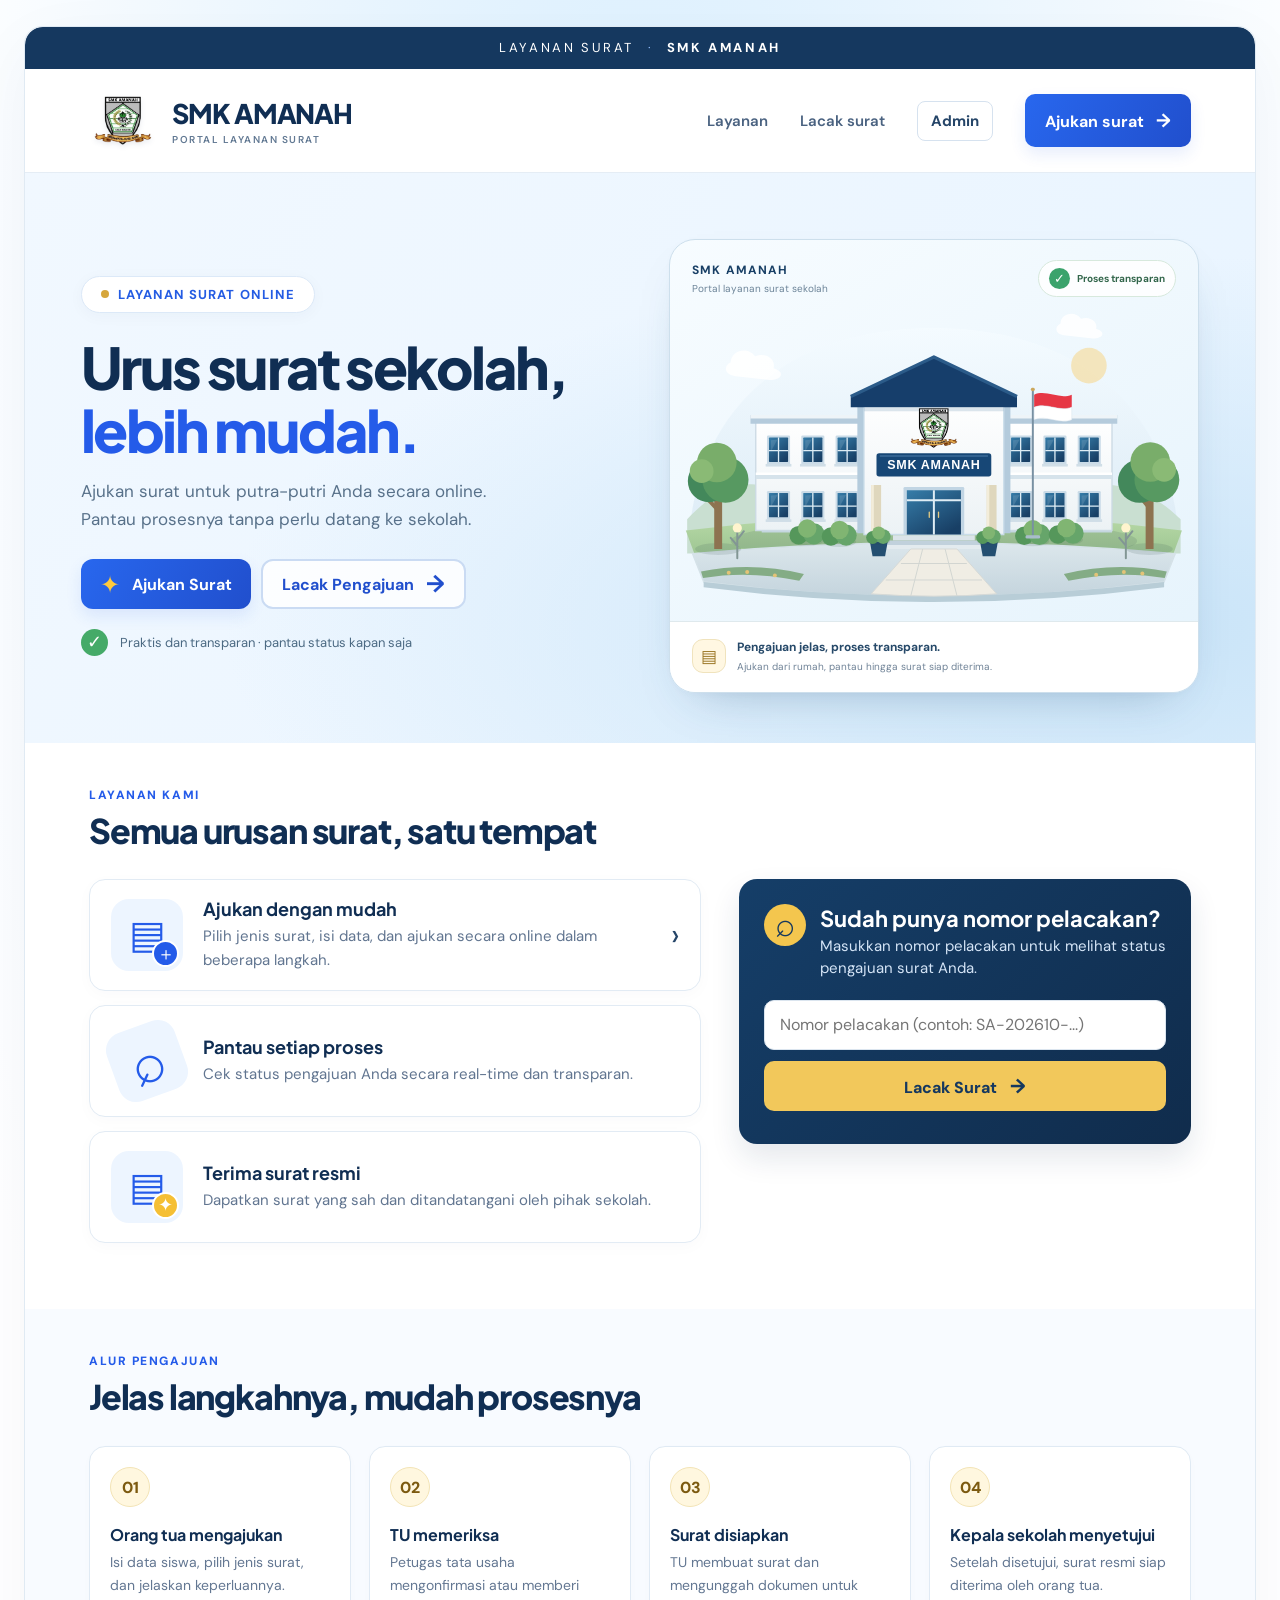
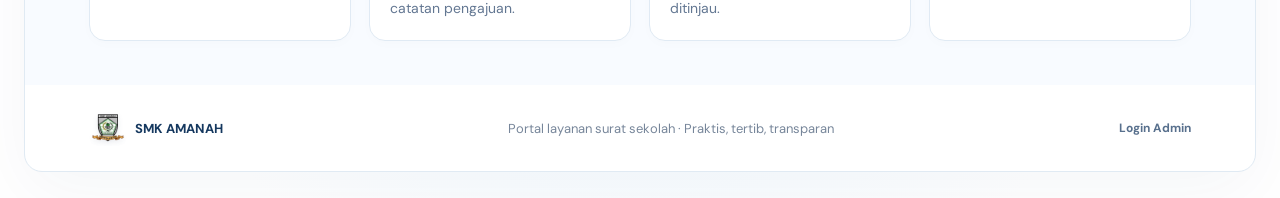
<file: index.html>
<!doctype html>
<html lang="id">
<head>
  <meta charset="utf-8">
  <meta name="viewport" content="width=device-width, initial-scale=1">
  <meta name="theme-color" content="#eef7ff">
  <meta name="description" content="Ajukan dan lacak surat sekolah SMK Amanah secara online.">
  <title>Layanan Surat — SMK Amanah</title>
  <link rel="preconnect" href="https://fonts.googleapis.com">
  <link rel="preconnect" href="https://fonts.gstatic.com" crossorigin>
  <link href="https://fonts.googleapis.com/css2?family=DM+Sans:wght@400;500;600;700&family=Plus+Jakarta+Sans:wght@500;600;700;800&display=swap" rel="stylesheet">
  <link rel="stylesheet" href="styles.css">
  <link rel="stylesheet" href="desktop.css">
  <link rel="stylesheet" href="motion.css?v=20261020-hover1">
  <link rel="stylesheet" href="branding.css">
  <link rel="stylesheet" href="ui.css">
  <link rel="stylesheet" href="campus.css">
  <link rel="stylesheet" href="home-tracking.css?v=20261022-1">
  <script>try{if(sessionStorage.getItem('amanah_brand_intro_v2'))document.documentElement.classList.add('school-intro-skip');else sessionStorage.setItem('amanah_brand_intro_v2','1')}catch(e){}</script>
  <link rel="stylesheet" href="site-loader.css?v=20261019-2">
  <link rel="preload" as="image" href="assets/logo-smk-amanah.png">
  <script src="site-loader.js?v=20261019-2" defer></script>
</head>
<body>
  <div class="school-intro" aria-hidden="true">
    <div class="school-intro-inner">
      <span class="school-intro-kicker">Selamat datang di</span>
      <div class="school-intro-mark"><img src="assets/logo-smk-amanah.png" alt="" width="202" height="202" loading="eager" fetchpriority="high"></div>
      <p class="school-intro-title">SMK AMANAH</p>
      <p class="school-intro-subtitle">PORTAL LAYANAN SURAT</p>
      <div class="school-intro-track"></div>
      <p class="school-intro-caption">Pelayanan mudah, proses transparan.</p>
    </div>
  </div>
  <div class="site-wrap">
    <div class="ribbon">LAYANAN SURAT <span>·</span> <b>SMK AMANAH</b></div>
    <header class="site-header">
      <a class="brand" href="#beranda" aria-label="SMK Amanah, beranda"><span class="school-logo"><img src="assets/logo-smk-amanah.png" alt="Logo SMK Amanah" width="68" height="64"></span><span class="brand-copy"><b>SMK AMANAH</b><small>PORTAL LAYANAN SURAT</small></span></a>
      <button class="menu-toggle" id="menu-toggle" aria-label="Buka menu" aria-expanded="false"><span></span><span></span><span></span></button>
      <nav class="nav-links" id="nav-links"><a href="#layanan">Layanan</a><a href="#lacak">Lacak surat</a><a class="admin-nav-link" href="admin.html">Admin</a><button class="nav-cta" data-open="apply-dialog">Ajukan surat <span>→</span></button></nav>
    </header>

  <main>
      <section class="hero" id="beranda">
        <div class="hero-copy"><span class="pill"><i></i> LAYANAN SURAT ONLINE</span><h1>Urus surat sekolah,<br><em>lebih mudah.</em></h1><p>Ajukan surat untuk putra-putri Anda secara online. Pantau prosesnya tanpa perlu datang ke sekolah.</p><div class="hero-actions"><button class="button primary" data-open="apply-dialog"><span class="sparkle">✦</span> Ajukan Surat</button><a class="button secondary" href="#lacak">Lacak Pengajuan <span>→</span></a></div><div class="trust"><span>✓</span> Praktis dan transparan · pantau status kapan saja</div></div>
        <div class="hero-art" aria-label="Ilustrasi kampus SMK Amanah">
          <div class="campus-bar">
            <div class="campus-name"><strong>SMK AMANAH</strong><small>Portal layanan surat sekolah</small></div>
            <div class="status-float"><span aria-hidden="true">✓</span><b>Proses transparan</b></div>
          </div>
          <svg class="school" viewBox="0 0 800 490" role="img" aria-labelledby="campus-title campus-description">
            <title id="campus-title">SMK Amanah dengan halaman sekolah dan bendera merah putih</title>
            <desc id="campus-description">Gedung sekolah dengan pepohonan, taman, tangga, dan jalan masuk yang menyatu dengan halaman.</desc>
            <defs>
              <linearGradient id="campus-sky" x2="0" y2="1"><stop stop-color="#f4fbff"/><stop offset="1" stop-color="#dfedf7"/></linearGradient>
              <linearGradient id="campus-wall" x2="0" y2="1"><stop stop-color="#fff"/><stop offset="1" stop-color="#ecf2f5"/></linearGradient>
              <linearGradient id="campus-glass" x2="0.7" y2="1"><stop stop-color="#367da9"/><stop offset="1" stop-color="#183f65"/></linearGradient>
              <linearGradient id="campus-grass" x2="0" y2="1"><stop stop-color="#b8d9a7"/><stop offset="1" stop-color="#89b783"/></linearGradient>
              <linearGradient id="campus-court" x2="0" y2="1"><stop stop-color="#dce7ec"/><stop offset="1" stop-color="#c4d4dd"/></linearGradient>
              <g id="campus-window"><rect width="35" height="44" rx="2" fill="#cadbe7"/><rect x="3" y="3" width="29" height="37" rx="1" fill="url(#campus-glass)"/><path d="M17.5 3v37M3 23h29" stroke="#deedf5" stroke-width="2"/><path d="m6 7 10-1-10 18z" fill="#fff" opacity=".12"/><path d="M-2 45h39" stroke="#d0dee7" stroke-width="4"/></g>
              <g id="campus-shrub"><ellipse cy="8" rx="25" ry="8" fill="#264e34" opacity=".12"/><circle cx="-13" r="14" fill="#55975b"/><circle cx="10" cy="-2" r="16" fill="#66a56a"/><circle cy="-10" r="14" fill="#80b572"/></g>
            </defs>
            <path d="M32 334C58 148 199 47 400 47s342 103 368 287z" fill="url(#campus-sky)"/>
            <circle cx="635" cy="104" r="27" fill="#f6dda1" opacity=".7"/>
            <g fill="#fff" opacity=".85"><path d="M99 120c-16-2-19-15-7-21 0-18 26-25 37-9 17-7 32 5 28 18 19 6 12 18-6 18z"/><path d="M597 58c-13-2-15-13-5-18 0-15 22-20 31-7 14-5 26 5 23 15 16 5 10 15-5 15z"/></g>
            <path d="M26 337c76-80 120-52 191-28 121-43 222-44 338-3 86-35 158-30 219 31v52H26z" fill="#c9dfd1"/>
            <path d="M24 354Q400 307 776 354l-24 65Q400 460 48 419z" fill="url(#campus-grass)"/>
            <ellipse cx="400" cy="370" rx="308" ry="33" fill="#315350" opacity=".14"/>
            <path d="M34 389Q400 356 766 389l-17 43Q400 477 51 432z" fill="url(#campus-court)" stroke="#d5e2e8" stroke-width="2"/>
            <path d="M51 432Q400 474 749 432v8Q400 485 51 440z" fill="#b8cdd7"/>
            <path d="M139 189h531v168H139z" fill="#c3d5df"/>
            <path d="M130 184h540v170H130z" fill="url(#campus-wall)" stroke="#cbdae4" stroke-width="2"/>
            <path d="M122 179h556v13H122z" fill="#b5cbdc"/>
            <path d="M122 179h556v5H122z" fill="#eef4f8"/>
            <path d="M130 272h540" stroke="#d6e3eb" stroke-width="8"/>
            <path d="M130 268h540" stroke="#fff" stroke-width="4"/>
            <g><use href="#campus-window" x="147" y="210"/><use href="#campus-window" x="199" y="210"/><use href="#campus-window" x="251" y="210"/><use href="#campus-window" x="514" y="210"/><use href="#campus-window" x="566" y="210"/><use href="#campus-window" x="618" y="210"/>
            <use href="#campus-window" x="147" y="294"/><use href="#campus-window" x="199" y="294"/><use href="#campus-window" x="251" y="294"/><use href="#campus-window" x="514" y="294"/><use href="#campus-window" x="566" y="294"/><use href="#campus-window" x="618" y="294"/></g>
            <path d="M284 155h232v203H284z" fill="#b4cbdc"/>
            <path d="M294 151h212v209H294z" fill="url(#campus-wall)" stroke="#c9dce9" stroke-width="2"/>
            <path d="m274 151 126-60 126 60v16H274z" fill="#163e6b"/>
            <path d="m274 151 126-60 126 60" fill="none" stroke="#2b5b89" stroke-width="5" stroke-linejoin="round"/>
            <path d="M294 167h212v6H294z" fill="#9bb4c8" opacity=".35"/>
            <image class="building-logo" href="assets/logo-smk-amanah.png" x="352" y="151" width="96" height="96" preserveAspectRatio="xMidYMid meet"/>
            <rect x="313" y="237" width="174" height="35" rx="4" fill="#174776"/>
            <path d="M318 241h164" stroke="#3b6b98" stroke-width="2"/>
            <text x="400" y="261" text-anchor="middle" fill="#fff" font-family="Arial, sans-serif" font-size="19" font-weight="800" letter-spacing="1">SMK AMANAH</text>
            <path d="M305 285h15v75h-15zm175 0h15v75h-15z" fill="#dfd7bd"/>
            <path d="M305 285h4v75h-4zm175 0h4v75h-4z" fill="#f3edda"/>
            <rect x="354" y="288" width="92" height="73" rx="2" fill="#c1d5e4"/>
            <path d="M359 293h82v67h-82z" fill="url(#campus-glass)"/>
            <path d="M400 293v67M359 308h82" stroke="#dfedf5" stroke-width="3"/>
            <path d="M393 326v8m14-8v8" stroke="#e2c981" stroke-width="2" stroke-linecap="round"/>
            <path d="M338 361h124v8H338z" fill="#dbe4e9"/><path d="M330 369h140v7H330z" fill="#c1d1dc"/><path d="M323 376h154v6H323z" fill="#e3ebef"/>
            <path d="M365 382h70l60 68q-95 7-190 0z" fill="#f0ede4" stroke="#d6d9d6" stroke-width="1.5"/>
            <path d="m383 382-18 71m52-71 18 71m-85-49h100m-123 25h146" stroke="#d2d6d2" stroke-width="1.5"/>
            <g><use href="#campus-shrub" x="208" y="361"/><use href="#campus-shrub" x="257" y="363"/><use href="#campus-shrub" x="550" y="362"/><use href="#campus-shrub" x="601" y="360"/></g>
            <g><path d="M303 371h27l-4 22h-19z" fill="#244f71"/><use href="#campus-shrub" x="316" y="365" transform="translate(95 109) scale(.7)"/><path d="M470 371h27l-4 22h-19z" fill="#244f71"/><use href="#campus-shrub" x="483" y="365" transform="translate(145 109) scale(.7)"/></g>
            <g><ellipse cx="73" cy="382" rx="35" ry="9" fill="#315350" opacity=".14"/><path d="M67 288h12v94H67z" fill="#8d7350"/><path d="m73 323-19-20m19 8 17-21" stroke="#8d7350" stroke-width="6" stroke-linecap="round"/><circle cx="59" cy="279" r="32" fill="#43885b"/><circle cx="84" cy="277" r="35" fill="#579961"/><circle cx="71" cy="251" r="30" fill="#79ad6a"/><circle cx="48" cy="264" r="18" fill="#8aba75"/>
            <ellipse cx="727" cy="382" rx="35" ry="9" fill="#315350" opacity=".14"/><path d="M721 288h12v94h-12z" fill="#8d7350"/><path d="m727 320-16-19m16 10 18-20" stroke="#8d7350" stroke-width="6" stroke-linecap="round"/><circle cx="712" cy="279" r="33" fill="#43885b"/><circle cx="738" cy="277" r="34" fill="#579961"/><circle cx="728" cy="250" r="30" fill="#79ad6a"/><circle cx="749" cy="262" r="18" fill="#8aba75"/></g>
            <g class="indonesia-flag" aria-label="Bendera Indonesia merah putih"><path d="M550 142v220" stroke="#7890a2" stroke-width="3"/><circle cx="550" cy="140" r="3" fill="#cba75c"/><path class="flag-red" d="M552 148c19-8 38 8 57 0v19c-19 8-38-8-57 0z" fill="#e63745"/><path class="flag-white" d="M552 167c19-8 38 8 57 0v19c-19 8-38-8-57 0z" fill="#fff" stroke="#d5e1e9" stroke-width=".7"/><rect x="539" y="361" width="22" height="5" rx="2" fill="#a9bdca"/></g>
            <g fill="#779e81"><path d="M102 396v-43m0 24-10-12m10 3 10-13M691 396v-43m0 24-10-12m10 3 10-13" stroke="#829694" stroke-width="3" stroke-linecap="round"/><circle cx="102" cy="350" r="7" fill="#fff4ce"/><circle cx="691" cy="350" r="7" fill="#fff4ce"/></g>
            <path d="M47 416q79-15 156 4l-7 10q-77-16-146-4zm550 4q77-19 156-4l-3 10q-69-12-146 4z" fill="#84ac85"/>
            <g fill="#e4c377"><circle cx="89" cy="418" r="3"/><circle cx="117" cy="417" r="3"/><circle cx="159" cy="422" r="3"/><circle cx="646" cy="421" r="3"/><circle cx="688" cy="417" r="3"/><circle cx="716" cy="419" r="3"/></g>
          </svg>
          <div class="campus-caption"><span aria-hidden="true">▤</span><div><b>Pengajuan jelas, proses transparan.</b><p>Ajukan dari rumah, pantau hingga surat siap diterima.</p></div></div>
        </div>
      </section>

      <section class="services section-pad" id="layanan"><span class="eyebrow">LAYANAN KAMI</span><h2>Semua urusan surat, satu tempat</h2><div class="service-list"><button class="service-card" data-open="apply-dialog"><span class="service-icon">▤<i>＋</i></span><span class="service-text"><b>Ajukan dengan mudah</b><small>Pilih jenis surat, isi data, dan ajukan secara online dalam beberapa langkah.</small></span><span class="chevron">›</span></button><article class="service-card service-info"><span class="service-icon search-icon">⌕</span><span class="service-text"><b>Pantau setiap proses</b><small>Cek status pengajuan Anda secara real-time dan transparan.</small></span></article><article class="service-card service-info"><span class="service-icon seal-icon">▤<i>✦</i></span><span class="service-text"><b>Terima surat resmi</b><small>Dapatkan surat yang sah dan ditandatangani oleh pihak sekolah.</small></span></article></div>
        <form class="track-card" id="lacak-form"><div class="track-heading"><span class="track-icon">⌕</span><div><h3 id="lacak">Sudah punya nomor pelacakan?</h3><p>Masukkan nomor pelacakan untuk melihat status pengajuan surat Anda.</p></div></div><div class="track-row"><label class="sr-only" for="tracking-number">Nomor pelacakan</label><input id="tracking-number" placeholder="Nomor pelacakan (contoh: SA-202610-...)" autocomplete="off" required><button type="submit">Lacak Surat <span>→</span></button></div><p class="track-result" id="track-result" aria-live="polite"></p></form>
        <div class="home-tracking">
<div class="results hidden" id="results">
        <div class="main-column">
          <article class="request-card"><header class="request-title"><span class="document-icon">▤</span><div><h2 id="request-type">Pengajuan Surat</h2><p>Nomor pelacakan: <b id="request-code"></b></p></div><span class="status-pill" id="status-pill"></span></header><div class="request-meta"><div><small>Nama siswa</small><b id="student-name">—</b></div><div><small>Kelas</small><b id="student-class">—</b></div><div><small>Tanggal pengajuan</small><b id="submitted-date">—</b></div><div><small>Keperluan</small><b id="purpose-text">—</b></div></div></article>
          <article class="history-card"><h2>Riwayat Proses</h2><ol class="timeline" id="timeline"></ol></article>
        </div>
        <aside class="side-column"><article class="status-card" id="status-card"><span class="big-check" id="status-symbol">✓</span><h2 id="status-title">Pengajuan sedang diproses</h2><p id="status-description">Tata Usaha akan memeriksa data pengajuan Anda.</p><div class="letter-placeholder" id="letter-placeholder"><span>▤</span><div><b>Surat resmi</b><small>Belum tersedia untuk diunduh</small></div></div><button class="download-button" id="download-button" type="button" disabled>↓ &nbsp; Unduh Surat</button><button class="view-button" id="view-button" type="button" disabled>◉ &nbsp; Lihat Surat</button></article>
          <article class="info-card"><span>▤</span><div><h3 id="note-title">Catatan Tata Usaha</h3><p id="tu-note">Belum ada catatan dari Tata Usaha.</p></div></article>
          <article class="info-card help-card"><span>ⓘ</span><div><h3>Butuh bantuan?</h3><p>Hubungi Tata Usaha sekolah.</p></div><a href="mailto:tu@smkamanah.sch.id?subject=Bantuan%20Pelacakan%20Surat">Hubungi TU</a></article>
          <p class="updated-at" id="updated-at"></p>
        </aside>
      </div>
          <div id="empty-state" class="hidden"></div>
        </div>
      </section>

      <section class="steps section-pad" id="alur"><span class="eyebrow">ALUR PENGAJUAN</span><h2>Jelas langkahnya, mudah prosesnya</h2><div class="step-grid"><article><span>01</span><b>Orang tua mengajukan</b><p>Isi data siswa, pilih jenis surat, dan jelaskan keperluannya.</p></article><article><span>02</span><b>TU memeriksa</b><p>Petugas tata usaha mengonfirmasi atau memberi catatan pengajuan.</p></article><article><span>03</span><b>Surat disiapkan</b><p>TU membuat surat dan mengunggah dokumen untuk ditinjau.</p></article><article><span>04</span><b>Kepala sekolah menyetujui</b><p>Setelah disetujui, surat resmi siap diterima oleh orang tua.</p></article></div></section>
      <footer><div class="footer-brand"><span class="school-logo school-logo--footer"><img src="assets/logo-smk-amanah.png" alt="Logo SMK Amanah" width="68" height="64"></span><b>SMK AMANAH</b></div><span>Portal layanan surat sekolah · Praktis, tertib, transparan</span><a class="admin-link" href="admin.html">Login Admin</a></footer>
    </main>
  </div>

  <script src="app.js?v=20261022-home-track1"></script>
  <script src="pelacakan.js?v=20261022-home-track1"></script>
  <script src="motion.js"></script>
</body>
</html>
</file>
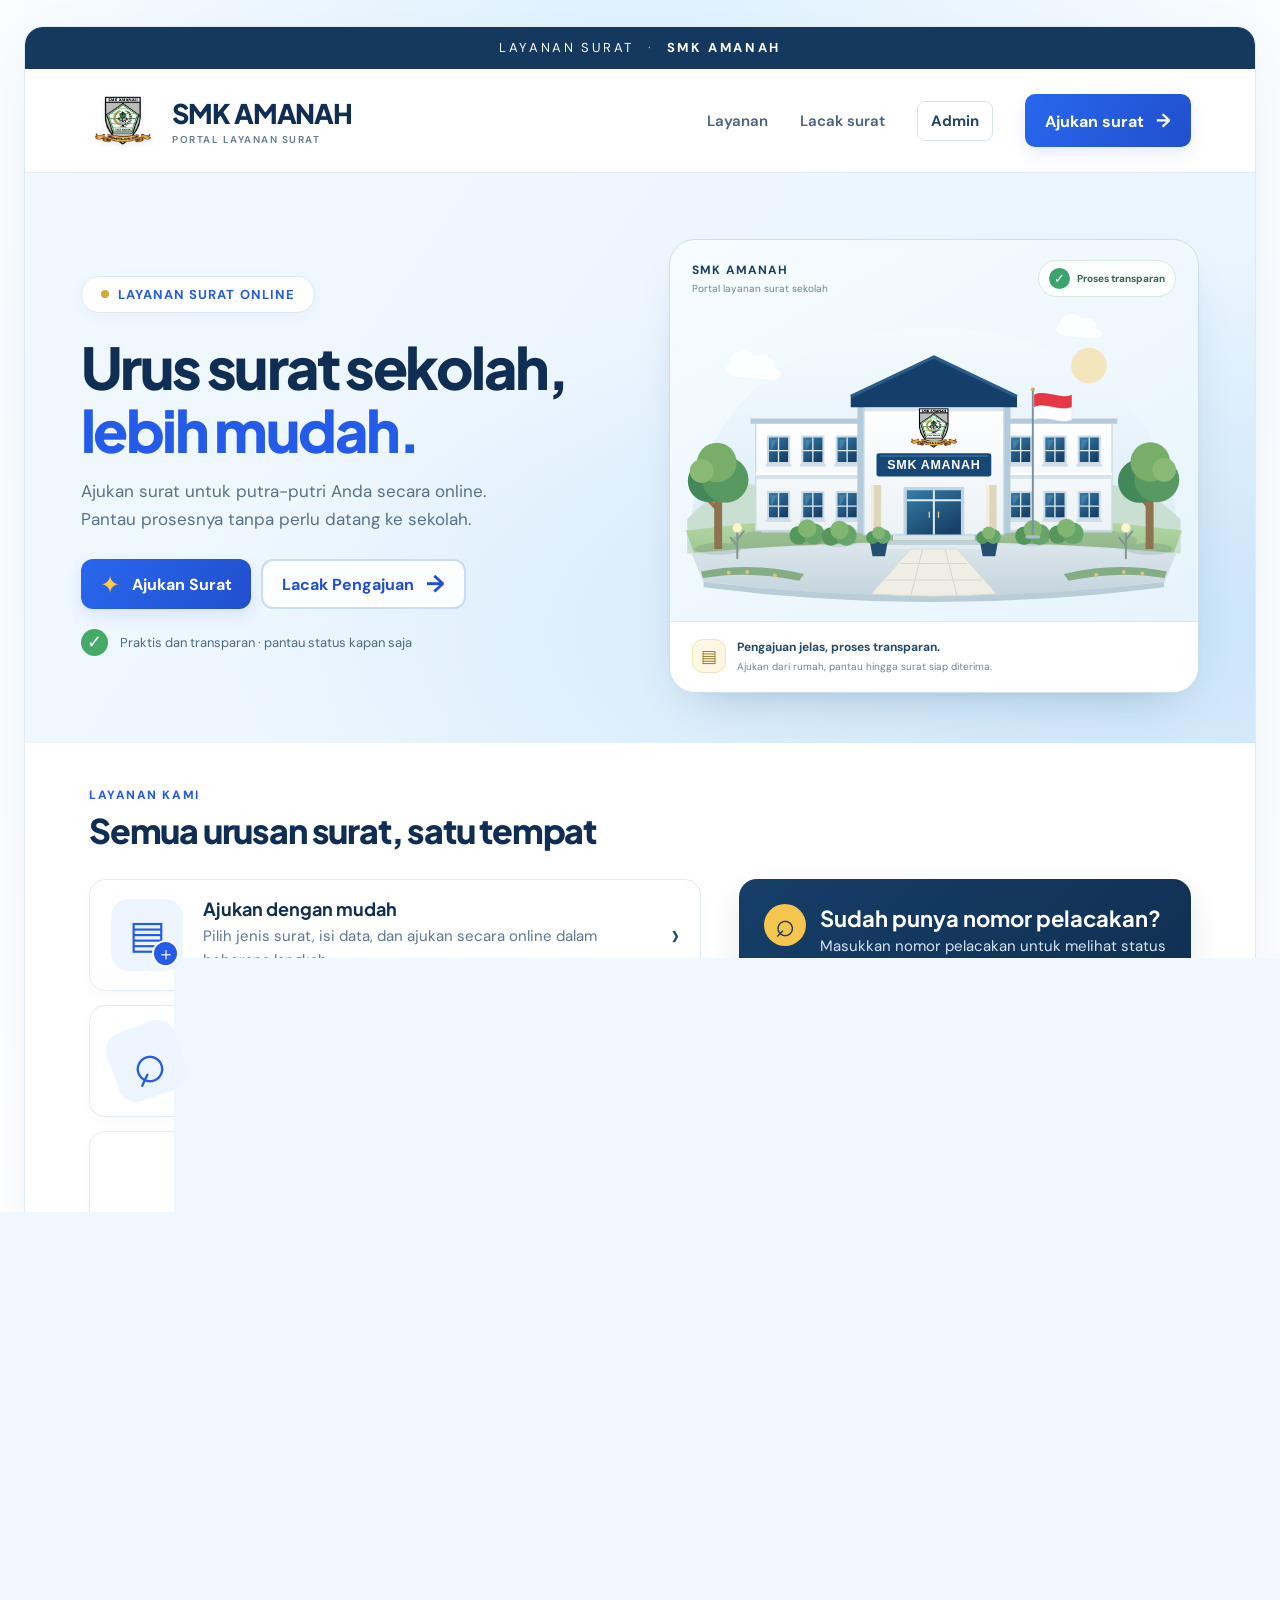
<file: pelacakan.html>
<!doctype html>
<html lang="id">
<head>
  <meta charset="utf-8">
  <meta name="viewport" content="width=device-width, initial-scale=1">
  <title>Lacak Surat — SMK Amanah</title>
  <script>
    const destination = new URL('index.html', window.location.href);
    const code = new URLSearchParams(window.location.search).get('code');
    if (code) destination.searchParams.set('code', code);
    destination.hash = 'lacak';
    window.location.replace(destination.href);
  </script>
</head>
<body><p>Pelacakan surat sekarang tersedia di beranda. <a href="index.html#lacak">Buka pelacakan surat</a>.</p></body>
</html>
</file>
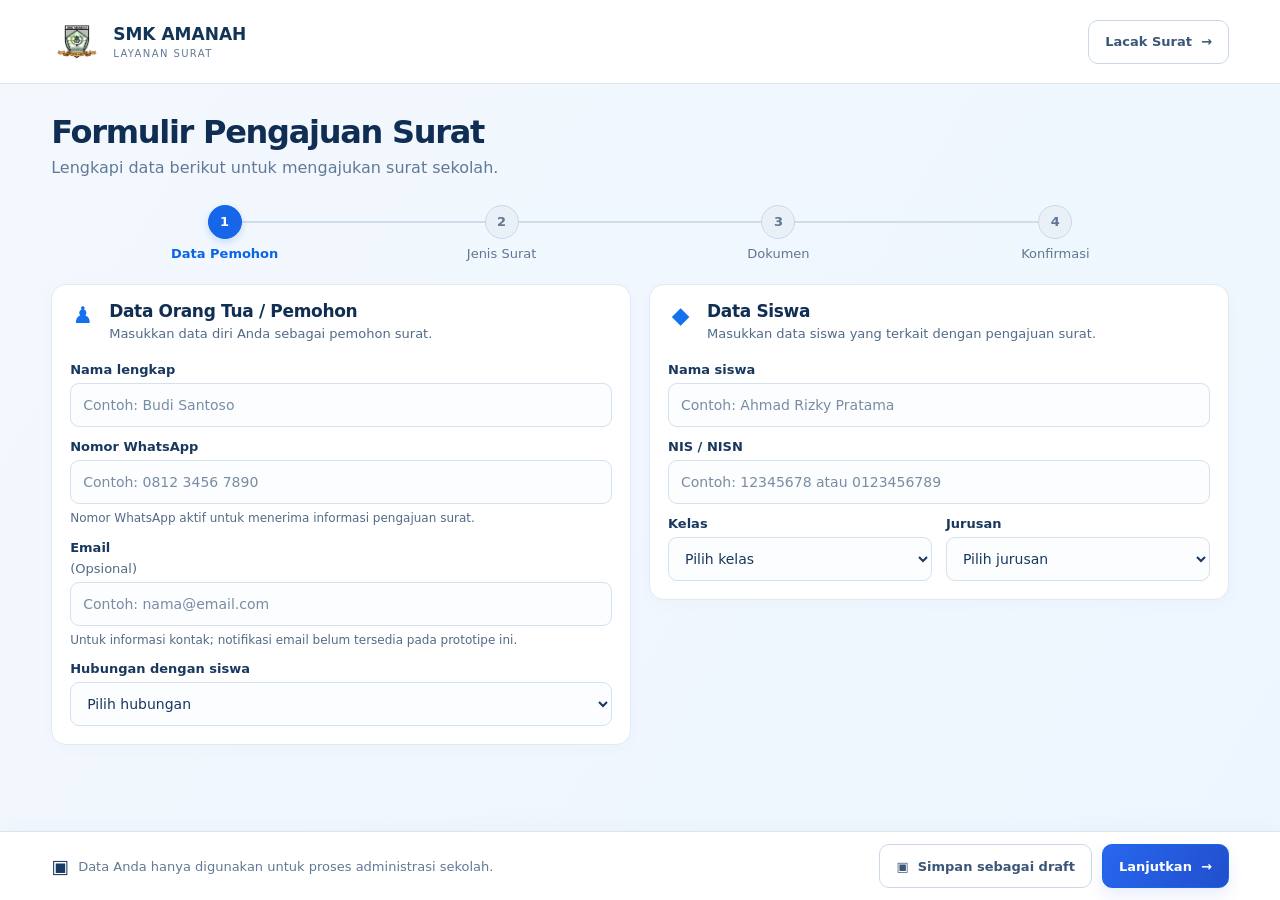
<file: pengajuan.html>
<!doctype html>
<html lang="id">
<head>
  <meta charset="utf-8">
  <meta name="viewport" content="width=device-width, initial-scale=1">
  <meta name="theme-color" content="#eff6fd">
  <title>Ajukan Surat — SMK Amanah</title>
  <link rel="preconnect" href="https://fonts.googleapis.com">
  <link rel="preconnect" href="https://fonts.gstatic.com" crossorigin>
  <link href="https://fonts.googleapis.com/css2?family=DM+Sans:wght@400;500;600;700&family=Plus+Jakarta+Sans:wght@500;600;700;800&display=swap" rel="stylesheet">
  <link rel="stylesheet" href="pengajuan.css?v=20261020-dupe1">
  <link rel="stylesheet" href="branding.css">
  <link rel="stylesheet" href="ui.css">
  <link rel="stylesheet" href="pengajuan-static.css?v=20261022-fullscreen1">
  <script>try{if(sessionStorage.getItem('amanah_brand_intro_v2'))document.documentElement.classList.add('school-intro-skip');else sessionStorage.setItem('amanah_brand_intro_v2','1')}catch(e){}</script>
  <link rel="stylesheet" href="site-loader.css?v=20261019-2">
  <link rel="preload" as="image" href="assets/logo-smk-amanah.png">
  <script src="site-loader.js?v=20261019-2" defer></script>
</head>
<body class="application-page">
  <div class="school-intro" aria-hidden="true">
    <div class="school-intro-inner">
      <span class="school-intro-kicker">Selamat datang di</span>
      <div class="school-intro-mark"><img src="assets/logo-smk-amanah.png" alt="" width="202" height="202" loading="eager" fetchpriority="high"></div>
      <p class="school-intro-title">SMK AMANAH</p>
      <p class="school-intro-subtitle">PORTAL LAYANAN SURAT</p>
      <div class="school-intro-track"></div>
      <p class="school-intro-caption">Pelayanan mudah, proses transparan.</p>
    </div>
  </div>
<main class="workspace">
    <header class="application-header">
      <a class="application-brand" href="index.html" aria-label="SMK Amanah, kembali ke beranda"><span class="school-logo"><img src="assets/logo-smk-amanah.png" alt="Logo SMK Amanah" width="52" height="52"></span><span><strong>SMK AMANAH</strong><small>LAYANAN SURAT</small></span></a>
      <nav aria-label="Navigasi formulir"><a class="btn btn-light" href="index.html#lacak">Lacak Surat <span aria-hidden="true">→</span></a></nav>
    </header>
    <div class="page-content">
      <header class="page-heading"><h1>Formulir Pengajuan Surat</h1><p>Lengkapi data berikut untuk mengajukan surat sekolah.</p></header>
      <ol class="stepper" aria-label="Tahapan pengajuan"><li class="current" data-step-indicator="1"><span>1</span><b>Data Pemohon</b></li><li data-step-indicator="2"><span>2</span><b>Jenis Surat</b></li><li data-step-indicator="3"><span>3</span><b>Dokumen</b></li><li data-step-indicator="4"><span>4</span><b>Konfirmasi</b></li></ol>

      <form id="request-form" novalidate>
        <section class="step-panel active" data-step="1" aria-labelledby="step-one-title">
          <article class="form-card"><div class="card-heading"><span class="card-icon">♟</span><div><h2 id="step-one-title">Data Orang Tua / Pemohon</h2><p>Masukkan data diri Anda sebagai pemohon surat.</p></div></div>
            <label>Nama lengkap<input name="parent" required maxlength="80" placeholder="Contoh: Budi Santoso" autocomplete="name"></label>
            <label>Nomor WhatsApp<input name="phone" type="tel" required maxlength="20" placeholder="Contoh: 0812 3456 7890" autocomplete="tel"><small>Nomor WhatsApp aktif untuk menerima informasi pengajuan surat.</small></label>
            <label>Email <span class="optional">(Opsional)</span><input name="email" type="email" maxlength="120" placeholder="Contoh: nama@email.com" autocomplete="email"><small>Untuk informasi kontak; notifikasi email belum tersedia pada prototipe ini.</small></label>
            <label>Hubungan dengan siswa<select name="relation" required><option value="">Pilih hubungan</option><option>Ayah</option><option>Ibu</option><option>Wali</option></select></label>
          </article>
          <article class="form-card"><div class="card-heading"><span class="card-icon">◆</span><div><h2>Data Siswa</h2><p>Masukkan data siswa yang terkait dengan pengajuan surat.</p></div></div>
            <label>Nama siswa<input name="student" required maxlength="80" placeholder="Contoh: Ahmad Rizky Pratama"></label>
            <label>NIS / NISN<input name="nis" required maxlength="20" inputmode="numeric" placeholder="Contoh: 12345678 atau 0123456789"></label>
            <div class="field-pair"><label>Kelas<select name="className" required><option value="">Pilih kelas</option><option>X</option><option>XI</option><option>XII</option></select></label><label>Jurusan<select name="major" required><option value="">Pilih jurusan</option><option value="TKJ">TKJ</option><option value="TKJ 1">TKJ 1</option><option value="TKJ 2">TKJ 2</option><option value="TKR 1">TKR 1</option><option value="TKR 2">TKR 2</option><option value="MP">MP</option></select></label></div>
          </article>
        </section>

        <section class="step-panel" data-step="2" aria-labelledby="step-two-title" hidden>
          <article class="form-card"><div class="card-heading"><span class="card-icon">▤</span><div><h2 id="step-two-title">Jenis Surat</h2><p>Pilih jenis surat yang akan diajukan.</p></div></div><label>Jenis surat<select name="type" required><option value="">Pilih jenis surat</option><option>Surat keterangan siswa</option><option>Surat keterangan aktif sekolah</option><option>Surat pengantar</option><option>Surat izin</option><option>Surat rekomendasi</option><option>Lainnya</option></select><small>Pilih jenis surat sesuai dengan kebutuhan Anda.</small></label></article>
          <article class="form-card"><div class="card-heading"><span class="card-icon">☑</span><div><h2>Keperluan Surat</h2><p>Jelaskan secara singkat dan jelas tujuan pengajuan surat.</p></div></div><label>Keperluan<textarea name="purpose" required minlength="10" maxlength="500" rows="6" placeholder="Jelaskan keperluan pengajuan surat..."></textarea><span class="char-count"><small>Hindari menuliskan data sensitif yang tidak diperlukan.</small><b id="purpose-count">0/500 karakter</b></span></label></article>
        </section>

        <section class="step-panel" data-step="3" aria-labelledby="step-three-title" hidden>
          <article class="form-card"><div class="card-heading"><span class="card-icon">⌁</span><div><h2 id="step-three-title">Dokumen Pendukung</h2><p>Unggah dokumen pendukung jika diperlukan.</p></div></div><label class="upload-zone" id="upload-zone"><input id="supporting-file" name="supportingFile" type="file" accept=".pdf,.jpg,.jpeg,.png,application/pdf,image/jpeg,image/png"><span class="upload-cloud">⇧</span><b id="upload-title">Seret file ke sini atau <em>pilih file</em></b><small id="upload-hint">PDF, JPG, PNG · Maksimal 5 MB</small></label><p class="upload-note">Dokumen dapat berupa bukti atau berkas yang dibutuhkan untuk memproses surat. Jangan unggah dokumen yang tidak relevan.</p></article>
          <article class="privacy-card"><span>▣</span><p><b>Keamanan dokumen</b><br>Dokumen disimpan secara privat di server sekolah dan digunakan untuk proses administrasi. Hindari mengunggah berkas yang tidak relevan.</p></article>
        </section>

        <section class="step-panel" data-step="4" aria-labelledby="step-four-title" hidden>
          <article class="form-card"><div class="card-heading"><span class="card-icon">✓</span><div><h2 id="step-four-title">Periksa Pengajuan</h2><p>Pastikan informasi yang Anda masukkan sudah benar.</p></div></div><dl class="summary-list" id="summary-list"></dl></article>
          <label class="consent"><input type="checkbox" id="confirm-accuracy" required><span>Saya memastikan data yang diisi benar dan dapat dipertanggungjawabkan.</span></label>
        </section>
      </form>
      <p class="form-alert" id="form-alert" role="alert"></p>
      <aside class="duplicate-notice" id="duplicate-notice" role="status" aria-live="polite" hidden>
        <b>Pengajuan sebelumnya masih diproses</b>
        <p id="duplicate-message"></p>
        <div id="duplicate-tracking" hidden><span>Nomor pelacakan</span><strong id="duplicate-code"></strong><p id="duplicate-status"></p><a id="duplicate-link" class="btn btn-light">Lacak pengajuan sebelumnya →</a></div>
      </aside>
    </div>
    <footer class="action-bar"><p><span>▣</span> Data Anda hanya digunakan untuk proses administrasi sekolah.</p><div><button class="btn btn-light" id="save-draft" type="button"><span>▣</span> Simpan sebagai draft</button><button class="btn btn-light previous-btn" id="previous-step" type="button" hidden>← Kembali</button><button class="btn btn-primary" id="next-step" type="button">Lanjutkan <span>→</span></button><button class="btn btn-primary" id="submit-request" type="button" hidden>Kirim Pengajuan <span>→</span></button></div></footer>
  </main>
  <dialog class="success-dialog" id="success-dialog"><span class="success-check">✓</span><p class="overline">PENGAJUAN TERCATAT</p><h2>Pengajuan berhasil dikirim</h2><p>Simpan nomor pelacakan ini untuk memantau status surat Anda.</p><strong id="tracking-code"></strong><button class="btn btn-light" id="copy-tracking" type="button">Salin nomor</button><a class="btn btn-primary" href="index.html#lacak">Lacak Surat</a></dialog>
  <script src="pengajuan.js?v=20261022-home-track1"></script>
</body>
</html>
</file>
<file: styles.css>
:root{font-family:'DM Sans',sans-serif;color:#102e53;background:#eff7ff;font-synthesis:none;text-rendering:optimizeLegibility;--navy:#102e53;--blue:#245be9;--pale:#e4f3ff;--gold:#f7c64e}*{box-sizing:border-box}html{scroll-behavior:smooth}body{margin:0;background:radial-gradient(ellipse at 50% 20%,#d9efff 0,#eff8ff 48%,#fff 82%);color:var(--navy)}button,input,select,textarea{font:inherit}.site-wrap{width:min(100%,900px);margin:auto;background:white;box-shadow:0 0 55px #b4d8f052;min-height:100vh;overflow:hidden}.ribbon{height:42px;background:#15385f;color:#fff;text-align:center;letter-spacing:.2em;font-size:13px;padding:12px}.ribbon span{color:#8fbafa;margin:0 8px}.ribbon b{font-weight:700}.site-header{height:96px;background:#fff;display:flex;align-items:center;justify-content:space-between;padding:0 42px;position:relative;z-index:3}.brand{display:flex;align-items:center;gap:15px;text-decoration:none;color:var(--navy)}.crest{width:59px;height:68px;display:block}.crest svg{width:100%;height:100%;fill:#124b96;stroke:#f0be2e;stroke-width:1.3}.crest-inner{fill:#185ab1;stroke:#fff}.book-line{fill:#fff;stroke:#d7e9ff;stroke-width:1.7}.crest .star{fill:#ffc83d;stroke:none}.brand-copy{display:grid;gap:3px}.brand-copy b{font:800 27px 'Plus Jakarta Sans',sans-serif;letter-spacing:-.04em}.brand-copy small{font-size:12px;letter-spacing:.19em;color:#627993;font-weight:600}.menu-toggle{display:none;border:0;background:none;width:42px;padding:8px;cursor:pointer}.menu-toggle span{height:3px;background:#14385f;border-radius:3px;display:block;margin:6px 0}.nav-links{display:flex;align-items:center;gap:25px}.nav-links>a{color:#4a6280;text-decoration:none;font-size:14px;font-weight:600}.nav-cta{border:0;border-radius:10px;background:#245be9;color:white;font-weight:700;padding:12px 16px;cursor:pointer}.nav-cta span{font-size:19px;margin-left:8px}.hero{background:linear-gradient(140deg,#e8f6ff 0%,#d9efff 65%,#c9e7ff 100%);padding:34px 42px 0;position:relative;min-height:690px;overflow:hidden}.hero-copy{position:relative;z-index:2;max-width:580px}.pill{display:inline-flex;gap:9px;align-items:center;background:#285dec;color:#fff;border-radius:30px;padding:9px 19px;font-size:13px;letter-spacing:.08em;font-weight:700}.pill i{width:8px;height:8px;background:#ffcf43;border-radius:50%}.hero h1{font:800 clamp(42px,7vw,60px)/1.02 'Plus Jakarta Sans',sans-serif;letter-spacing:-.055em;margin:19px 0 13px;color:#102e53}.hero h1 em{font-style:normal;color:#245be9}.hero-copy>p{font-size:19px;line-height:1.5;color:#385777;max-width:465px;margin:0 0 20px}.hero-actions{display:grid;gap:10px;max-width:560px}.button{border:0;text-decoration:none;display:flex;justify-content:center;align-items:center;gap:12px;height:57px;border-radius:14px;font-weight:700;font-size:19px;cursor:pointer}.button.primary{color:white;background:linear-gradient(100deg,#2857e8,#245be9);box-shadow:0 8px 18px #245be92b}.button.secondary{color:#245be9;background:#fff;border:2px solid #2a63f5}.button.secondary span{font-size:24px;line-height:0}.sparkle{color:#ffca3d;font-size:24px}.trust{display:flex;align-items:center;gap:12px;margin-top:17px;color:#385777;font-size:15px}.trust span{height:27px;width:27px;border-radius:50%;display:grid;place-items:center;background:#45aa68;color:white;font-weight:800;font-size:18px}.hero-art{height:320px;position:absolute;bottom:0;left:0;right:0;overflow:hidden}.sun-orb{position:absolute;width:610px;height:310px;left:50%;transform:translateX(-50%);bottom:-95px;border-radius:50% 50% 0 0;background:linear-gradient(#9bd2fb,#ccecff)}.cloud{position:absolute;background:#f6fcff;border-radius:50%;height:24px;width:84px;opacity:.9;z-index:1}.cloud:before,.cloud:after{content:'';position:absolute;background:inherit;border-radius:50%;bottom:7px}.cloud:before{width:34px;height:36px;left:15px}.cloud:after{width:42px;height:28px;left:39px}.cloud-a{left:7%;top:48%}.cloud-b{right:12%;top:36%;transform:scale(.8)}.school{position:absolute;width:min(90%,680px);height:auto;bottom:2px;left:50%;transform:translateX(-50%);z-index:2}.art-ground{position:absolute;bottom:0;height:16px;background:#dce8f1;width:100%;z-index:3}.status-float{position:absolute;z-index:4;right:8%;top:24%;display:flex;gap:9px;align-items:center;background:#fff;padding:12px 15px;border-radius:15px;box-shadow:0 6px 22px #21476b20;transform:rotate(-4deg);font-size:13px}.status-float span{background:#45ad68;color:#fff;border-radius:50%;width:27px;height:27px;display:grid;place-items:center;font-size:17px}.section-pad{padding:35px 35px 28px}.eyebrow{display:block;font-size:13px;color:#245be9;font-weight:800;letter-spacing:.14em}.section-pad h2{font:800 clamp(25px,4vw,36px)/1.15 'Plus Jakarta Sans',sans-serif;letter-spacing:-.04em;margin:7px 0 17px}.service-list{display:grid;gap:12px}.service-card{width:100%;min-height:105px;display:flex;align-items:center;gap:18px;text-align:left;text-decoration:none;color:inherit;background:#fff;border:1px solid #e0eaf5;border-radius:16px;padding:13px 19px;box-shadow:0 5px 14px #12385b0c;cursor:pointer}.service-icon{width:70px;height:70px;flex:none;border-radius:50%;background:#e8f3ff;color:#245be9;display:grid;place-items:center;font-size:39px;position:relative;font-family:Arial}.service-icon i{position:absolute;bottom:4px;right:4px;border-radius:50%;background:#245be9;color:white;font-size:18px;font-style:normal;width:27px;height:27px;display:grid;place-items:center;border:2px solid white}.service-text{display:grid;gap:4px;flex:1}.service-text b{font:700 18px 'Plus Jakarta Sans',sans-serif}.service-text small{font-size:15px;color:#617590;line-height:1.4}.chevron{font-size:32px;color:#254568}.search-icon{font-size:58px;font-family:Arial;transform:rotate(-20deg)}.seal-icon i{background:#f5bf34;color:#fff}.track-card{margin:16px -10px 4px;padding:20px;background:linear-gradient(120deg,#15385f,#0d2b50);border-radius:17px;color:white;box-shadow:0 10px 24px #102e5320}.track-heading{display:flex;align-items:flex-start;gap:14px}.track-icon{flex:none;width:42px;height:42px;border-radius:50%;display:grid;place-items:center;background:#f4c64e;color:#17395e;font-size:34px;line-height:1}.track-heading h3{font:700 21px 'Plus Jakarta Sans',sans-serif;margin:0 0 3px}.track-heading p{margin:0;color:#d5e5f7;font-size:14px}.track-row{display:grid;grid-template-columns:1fr 190px;gap:9px;margin-top:14px}.track-row input{height:44px;padding:0 15px;border:1px solid #dce7f3;border-radius:11px;background:#fff;color:var(--navy);min-width:0}.track-row button{height:44px;border:0;border-radius:11px;background:#f6c548;color:#15385f;font-weight:800;cursor:pointer}.track-row button span{font-size:20px;margin-left:9px}.track-result{margin:8px 0 0;font-size:14px;min-height:0}.steps{padding-top:38px;background:#f8fbff}.step-grid{display:grid;grid-template-columns:repeat(4,1fr);gap:12px}.step-grid article{padding:16px 14px;border:1px solid #e1ebf5;background:#fff;border-radius:14px}.step-grid article>span{width:34px;height:34px;border-radius:50%;display:grid;place-items:center;background:#e7f1ff;color:#245be9;font-weight:800;margin-bottom:12px}.step-grid b{font:700 15px 'Plus Jakarta Sans',sans-serif;display:block}.step-grid p{margin:6px 0 0;color:#637792;font-size:13px;line-height:1.5}footer{padding:23px 35px;display:flex;align-items:center;justify-content:space-between;color:#77869a;font-size:13px}.footer-brand{display:flex;align-items:center;gap:8px;color:#15385f}.small-crest{width:27px;height:27px;display:grid;place-items:center;background:#194f96;color:#ffcb40;border-radius:7px}.modal{border:0;border-radius:20px;width:min(92vw,620px);padding:28px;box-shadow:0 20px 80px #102e5340;color:var(--navy)}.modal::backdrop{background:#102e5380;backdrop-filter:blur(3px)}.modal-head{display:flex;justify-content:space-between;gap:16px;margin-bottom:21px}.modal-head h2,.success-modal h2{font:800 27px 'Plus Jakarta Sans',sans-serif;margin:6px 0}.modal-head p,.success-modal>p{margin:0;color:#657891;font-size:14px;line-height:1.5}.modal-close{border:0;background:#eef4fb;color:#34516f;border-radius:50%;height:36px;width:36px;font-size:25px;cursor:pointer;flex:none}.form-grid{display:grid;grid-template-columns:1fr 1fr;gap:14px}.form-grid label{font-size:13px;font-weight:700;display:grid;gap:6px}.form-grid label.full{grid-column:1/-1}.form-grid input,.form-grid select,.form-grid textarea{width:100%;padding:11px 12px;border:1px solid #d9e4ef;border-radius:9px;outline-color:#4773ef;font-weight:400;color:#173859}.form-grid textarea{resize:vertical}.form-note{color:#77869a;font-size:12px;margin:15px 0}.submit-application{width:100%;height:50px;font-size:16px}.success-modal{text-align:center;max-width:440px;padding:35px;position:relative}.success-modal .modal-close{position:absolute;right:17px;top:17px}.success-mark{width:58px;height:58px;margin:0 auto 15px;border-radius:50%;background:#e5f8ec;color:#35a05e;display:grid;place-items:center;font-size:32px}.success-modal>p{margin:8px 0 15px}.tracking-code{display:block;background:#eef5ff;border:1px dashed #7197ed;padding:14px;border-radius:10px;font-size:21px;letter-spacing:.1em;margin-bottom:14px}.success-modal .button{width:100%;height:48px;font-size:15px;margin-top:9px}.sr-only{position:absolute;width:1px;height:1px;padding:0;margin:-1px;overflow:hidden;clip:rect(0,0,0,0);white-space:nowrap;border:0}.hidden{display:none!important}:focus-visible{outline:3px solid #f2bd3b;outline-offset:3px}@media(max-width:700px){.site-wrap{box-shadow:none}.ribbon{height:38px;padding:11px;font-size:11px}.site-header{height:82px;padding:0 20px}.crest{width:48px;height:56px}.brand{gap:10px}.brand-copy b{font-size:21px}.brand-copy small{font-size:9px;letter-spacing:.15em}.menu-toggle{display:block}.nav-links{display:none;position:absolute;top:80px;left:0;right:0;background:white;padding:16px 22px 20px;box-shadow:0 12px 20px #122f4b18;align-items:stretch;gap:0}.nav-links.open{display:grid}.nav-links>a{padding:12px 0;border-bottom:1px solid #edf1f5}.nav-cta{margin-top:12px}.hero{padding:28px 22px 0;min-height:672px}.hero h1{font-size:clamp(40px,10vw,54px)}.hero-copy>p{font-size:17px}.button{height:53px;font-size:17px}.hero-art{height:278px}.status-float{right:5%;top:20%;padding:8px 10px;font-size:11px}.status-float span{height:23px;width:23px}.sun-orb{width:480px;height:250px}.section-pad{padding:30px 20px 24px}.section-pad h2{font-size:27px}.service-card{min-height:96px;padding:12px;gap:12px}.service-icon{width:57px;height:57px;font-size:32px}.service-icon i{width:23px;height:23px;font-size:15px}.service-text b{font-size:16px}.service-text small{font-size:13px}.track-card{margin:15px 0 3px;padding:17px 14px}.track-heading h3{font-size:18px}.track-heading p{font-size:13px;line-height:1.4}.track-row{grid-template-columns:1fr;gap:8px}.track-row button{height:43px}.step-grid{grid-template-columns:1fr 1fr}.step-grid article{padding:13px 11px}.step-grid b{font-size:14px}footer{padding:20px;gap:12px;align-items:flex-start;flex-direction:column;font-size:12px}}@media(max-width:390px){.hero{min-height:650px}.hero h1{font-size:38px}.trust{font-size:13px}.step-grid{grid-template-columns:1fr}.form-grid{grid-template-columns:1fr}.form-grid label.full{grid-column:auto}.modal{padding:22px}.brand-copy b{font-size:19px}}

.admin-nav-link{padding:9px 13px;border:1px solid #d6e2ef;border-radius:9px;color:#254568!important;font-weight:700!important}.admin-nav-link:hover{border-color:#8eace0;background:#f5f9ff}.nav-links.open .admin-nav-link{margin:9px 0;padding:11px 12px;text-align:center}
</file>
<file: desktop.css>
/* Wider layout for laptop and desktop screens; mobile rules remain in styles.css. */
@media (min-width: 1000px) {
  body { padding: 26px 24px; }
  .site-wrap { width: min(100%, 1280px); border-radius: 18px; }
  .ribbon { border-radius: 18px 18px 0 0; }
  .site-header { height: 104px; padding: 0 64px; }
  .nav-links { gap: 32px; }
  .nav-links > a { font-size: 15px; }
  .nav-cta { padding: 14px 20px; }

  .hero { min-height: 610px; padding: 74px 64px 0; }
  .hero-copy { max-width: 540px; }
  .hero h1 { font-size: clamp(58px, 5.4vw, 74px); margin-top: 25px; }
  .hero-copy > p { font-size: 20px; max-width: 455px; margin: 19px 0 24px; }
  .hero-actions { display: flex; gap: 13px; max-width: none; }
  .hero-actions .button { min-width: 220px; padding: 0 24px; }
  .trust { margin-top: 22px; font-size: 16px; }
  .hero-art { left: auto; width: 58%; height: 100%; }
  .sun-orb { width: 770px; height: 400px; bottom: -132px; }
  .school { width: min(100%, 820px); bottom: 6px; }
  .cloud-a { left: 2%; top: 37%; }
  .cloud-b { right: 6%; top: 29%; }
  .status-float { right: 10%; top: 23%; padding: 14px 18px; font-size: 15px; }
  .status-float span { width: 32px; height: 32px; }

  .section-pad { padding: 58px 64px 52px; }
  .section-pad h2 { font-size: 39px; margin-bottom: 25px; }
  .eyebrow { font-size: 14px; }
  .services { display: grid; grid-template-columns: minmax(0, 1.15fr) minmax(370px, .85fr); column-gap: 38px; align-items: start; }
  .services > .eyebrow, .services > h2 { grid-column: 1 / -1; }
  .services > h2 { margin-bottom: 26px; }
  .service-list { grid-column: 1; gap: 14px; }
  .service-card { min-height: 112px; padding: 17px 21px; gap: 20px; }
  .service-icon { width: 72px; height: 72px; }
  .service-text b { font-size: 18px; }
  .service-text small { font-size: 15px; }
  .track-card { grid-column: 2; grid-row: 3; margin: 0; padding: 25px; position: sticky; top: 24px; }
  .track-heading h3 { font-size: 22px; }
  .track-heading p { font-size: 15px; line-height: 1.5; }
  .track-row { grid-template-columns: 1fr; gap: 11px; margin-top: 20px; }
  .track-row input, .track-row button { height: 50px; }

  .steps { padding-top: 55px; padding-bottom: 58px; }
  .steps > h2 { margin-bottom: 28px; }
  .step-grid { grid-template-columns: repeat(4, 1fr); gap: 18px; }
  .step-grid article { min-height: 176px; padding: 20px; }
  .step-grid article > span { width: 40px; height: 40px; margin-bottom: 17px; }
  .step-grid b { font-size: 16px; }
  .step-grid p { font-size: 14px; }
  footer { padding: 25px 64px; }
}

@media (min-width: 1000px) and (max-width: 1150px) {
  .site-header { padding: 0 42px; }
  .hero { padding-left: 48px; }
  .hero-copy { max-width: 485px; }
  .hero-art { width: 54%; }
  .section-pad { padding-left: 48px; padding-right: 48px; }
  .nav-links { gap: 19px; }
}
.admin-link{color:#58708d;text-decoration:none;font-size:12px;font-weight:700}.admin-link:hover{color:#245be9}
</file>
<file: motion.css>
/* Shared, low-distraction motion for the letter service. */
:root{scroll-behavior:smooth;scroll-padding-top:22px}
body{animation:page-appear .38s ease-out both}
a,button,[role=button],input,select,textarea,.service-card,.form-card,.request-card,.history-card,.status-card,.info-card,.login-card,.role-card,.list-panel,.detail-panel,.stat-card,.step-grid article,.file-link{transition:color .18s ease,background-color .18s ease,border-color .18s ease,box-shadow .2s ease,transform .2s ease,opacity .2s ease}
button:not(:disabled),[role=button],a.button,.nav-links a,.side-nav a{touch-action:manipulation}
button:not(:disabled):hover,.button:hover,.nav-cta:hover,.track-row button:hover,.login-button:hover,.refresh-button:hover,.approve-button:hover,.send-principal-button:hover{box-shadow:0 3px 12px #12385b1a}
button:not(:disabled):active,.button:active,.role-card:active{box-shadow:inset 0 0 0 1px #102e5326}
a:focus-visible,button:focus-visible,input:focus-visible,select:focus-visible,textarea:focus-visible{outline:3px solid #f2bd3b;outline-offset:3px}
.service-card:not(.service-info):hover,.role-card:hover,.info-card:hover,.step-grid article:hover{border-color:#b4ccee;box-shadow:0 6px 18px #12385b12}
.form-card:focus-within,.login-card:focus-within{box-shadow:0 8px 28px #173a5c10}
.side-nav a,.side-submenu a{transition:background-color .18s ease,transform .18s ease,color .18s ease}
.side-nav a:hover,.side-submenu a:hover{background-color:#ffffff12}
.stepper li span,.status-badge,.status-pill,.big-check,.success-mark,.feedback,.track-result,.action-message{animation:soft-pop .28s ease-out both}
.timeline li,.table-scroll tbody tr{animation:content-in .3s ease-out both}
.step-panel:not([hidden]){animation:panel-in .28s ease-out both}
.nav-links.open{animation:nav-drop .2s ease-out both}
.motion-appearing{animation:content-in .32s ease-out both}
.results:not(.hidden),.empty-state:not(.hidden),.detail-body:not(.hidden),.detail-empty:not(.hidden),.role-options:not(.hidden),#empty-list:not(.hidden){animation:panel-in .28s ease-out both}
.feedback:not(:empty),.track-result:not(:empty),.action-message:not(:empty){animation:content-in .24s ease-out both}
.side-submenu{animation:submenu-in .2s ease-out both;transform-origin:top}
dialog[open]{animation:dialog-in .24s cubic-bezier(.2,.8,.2,1) both}
dialog[open]::backdrop{animation:backdrop-in .2s ease-out both}
.motion-ready .motion-item{opacity:0;transform:translateY(12px);transition:opacity .55s ease,transform .55s cubic-bezier(.2,.75,.25,1)}
.motion-ready .motion-item.motion-visible{opacity:1;transform:none}
.request-card,.status-card,.detail-body{overflow-wrap:anywhere}
@keyframes page-appear{from{opacity:.55}to{opacity:1}}
@keyframes soft-pop{from{opacity:.55;transform:scale(.985)}to{opacity:1;transform:none}}
@keyframes submenu-in{from{opacity:.65;transform:scaleY(.96) translateY(-3px)}to{opacity:1;transform:none}}
@keyframes dialog-in{from{opacity:0;transform:translateY(10px) scale(.99)}to{opacity:1;transform:none}}
@keyframes backdrop-in{from{opacity:0}to{opacity:1}}
@keyframes content-in{from{opacity:0;transform:translateY(7px)}to{opacity:1;transform:none}}
@keyframes panel-in{from{opacity:.5;transform:translateX(5px)}to{opacity:1;transform:none}}
@keyframes nav-drop{from{opacity:0;transform:translateY(-5px)}to{opacity:1;transform:none}}
@media(prefers-reduced-motion:reduce){:root{scroll-behavior:auto}*,*::before,*::after{animation-duration:.01ms!important;animation-iteration-count:1!important;scroll-behavior:auto!important;transition-duration:.01ms!important}.motion-ready .motion-item{opacity:1;transform:none}}
</file>
<file: branding.css>
/* Original school logo, shared across the public portal and staff pages. */
.school-logo {
  display: inline-flex;
  align-items: center;
  justify-content: center;
  width: 68px;
  height: 64px;
  flex: none;
  overflow: hidden;
  border: 0;
  border-radius: 0;
  background: transparent;
}
.school-logo img {
  display: block;
  width: 100%;
  height: 100%;
  object-fit: contain;
  transform: scale(1.2);
  filter: drop-shadow(0 2px 2px #102e5318);
}
.school-logo--footer { width: 38px; height: 36px; border-radius: 7px; }
.school-logo--login { width: 64px; height: 60px; }
.side-brand { padding-right: 6px; padding-left: 6px; gap: 10px; }
.side-brand .school-logo { width: 50px; height: 50px; border-radius: 9px; }
.side-brand strong { font-size: 16px; }
@media (max-width: 1050px) {
  .side-brand { gap: 8px; }
  .side-brand .school-logo { width: 42px; height: 44px; }
  .side-brand strong { font-size: 14px; }
}
@media (max-width: 700px) {
  .brand .school-logo { width: 54px; height: 52px; border-radius: 9px; }
  .brand .school-logo--login { width: 60px; height: 56px; }
}
</file>
<file: ui.css>
/* Shared finishing touches for the school portal and staff workspace. */
:root { --ui-blue: #245ce3; --ui-ink: #123456; --ui-line: #e3ebf3; }
html { scroll-padding-top: 24px; }
body { -webkit-font-smoothing: antialiased; }
button, a, input, select, textarea { -webkit-tap-highlight-color: transparent; }
:is(button, a, input, select, textarea):focus-visible {
  outline: 3px solid #d8a52f;
  outline-offset: 4px;
}
button:disabled { cursor: wait; opacity: .65; }
.site-wrap { border: 1px solid #e0eaf3; box-shadow: 0 20px 70px #15385f0b; }
.site-header { background: #fff; border-bottom: 1px solid #e5edf5; }
.brand-copy small { font-size: 10px; letter-spacing: .15em; }
.nav-links > a { border-radius: 8px; }
.nav-links > a:hover, .admin-link:hover { color: #245ce3; }
.hero {
  background: radial-gradient(ellipse at 90% 80%, #c9e4f8 0, transparent 58%),
    linear-gradient(125deg, #f1f8ff, #e8f4ff);
}
.pill { background: #fff; color: #245ce3; box-shadow: 0 3px 16px #173a5c09; border: 1px solid #dce9f8; }
.pill i { background: #d6a63b; }
.hero h1 { letter-spacing: -.045em; line-height: 1.1; }
.hero-copy > p { color: #58718a; line-height: 1.65; }
.hero-actions .button { border-radius: 12px; font-size: 16px; }
.button.primary, .nav-cta, .login-button, .btn-primary {
  background: linear-gradient(120deg, #2867ee, #214fcd);
  box-shadow: 0 7px 16px #245ce31c;
}
.button.secondary { background: #ffffffd9; border-color: #cadbf3; color: #214fcd; }
.trust { color: #4c6a83; line-height: 1.5; }
.status-float { border: 1px solid #e4edf5; box-shadow: 0 14px 35px #143e6814; border-radius: 14px; }
.services > .eyebrow, .steps > .eyebrow { letter-spacing: .13em; font-size: 12px; }
.section-pad h2 { line-height: 1.25; letter-spacing: -.035em; }
.service-card { border-radius: 16px; border-color: #e2ebf4; box-shadow: 0 4px 16px #143e6806; }
.service-card.service-info { cursor: default; }
.service-text small { line-height: 1.6; }
.service-icon { border-radius: 18px; background: #edf5ff; }
.track-card { background: linear-gradient(135deg, #153e68, #102c4c); border-radius: 18px; box-shadow: 0 14px 30px #102e531c; }
.track-row input { border-color: #dbe5ef; border-radius: 10px; }
.track-row button { background: #f2c85b; border-radius: 10px; }
.step-grid article { border-radius: 16px; border-color: #e0eaf4; box-shadow: 0 3px 12px #15385f04; }
.step-grid article > span { background: #fff7df; color: #7c5a10; border: 1px solid #f3e4b6; }
.step-grid p { line-height: 1.65; }
.sidebar { background: linear-gradient(165deg, #153b61, #102c4c 70%); }
.side-brand { align-items: center; }
.side-brand > span:last-child { margin-top: 0; }
.side-brand small { font-size: 10px; letter-spacing: .1em; }
.side-nav a, .side-group summary { border-radius: 10px; }
.side-nav a:hover { background-color: #ffffff0c; }
.side-nav a.active { background: linear-gradient(110deg, #2867e9, #2058d3); box-shadow: 0 5px 14px #071c3826; }
.topbar { background: #ffffffd9; border-bottom-color: #e3ebf3; }
.breadcrumbs { font-size: 12px; }
.page-heading h1 { letter-spacing: -.04em; line-height: 1.25; }
.page-heading p { line-height: 1.6; }
.form-card, .request-card, .history-card, .status-card, .info-card,
.search-card, .list-panel, .detail-panel, .stat-card {
  border-radius: 15px;
  border-color: #e1eaf3;
  box-shadow: 0 4px 18px #193e6006;
}
.card-heading { margin-bottom: 18px; }
.card-heading h2 { letter-spacing: -.02em; }
.card-heading p { line-height: 1.6; }
.form-card input:not([type=checkbox]):not([type=file]),
.form-card select, .form-card textarea, .login-form input {
  min-height: 44px;
  border-radius: 9px;
  border-color: #d5e1ed;
  background: #fcfdff;
}
.form-card input:focus, .form-card select:focus, .form-card textarea:focus,
.login-form input:focus, .search-card input:focus, .track-row input:focus {
  border-color: #477de0;
  box-shadow: 0 0 0 3px #245ce310;
  background: #fff;
}
.form-card input::placeholder, .form-card textarea::placeholder { color: #788da3; }
.btn, .login-button, .refresh-button { min-height: 44px; border-radius: 10px; }
.action-bar { box-shadow: 0 -6px 22px #18385c06; }
.upload-zone { border-radius: 12px; background: #f8fbff; }
.login-card { border-radius: 24px; border-color: #e0e8f0; box-shadow: 0 20px 70px #15385f0c; }
.login-card .brand { padding-bottom: 24px; margin-bottom: 24px; border-bottom: 1px solid #edf1f6; }
.login-card .intro { line-height: 1.6; }
.role-card { border-radius: 13px; }
.status-badge, .status-pill { line-height: 1.5; }
.hero-art .school {
  width: 100%;
  max-width: 720px;
  bottom: 18px;
}
@media (min-width: 1000px) {
  .hero { display: grid; grid-template-columns: 1.05fr 1fr; gap: 20px; align-items: center; padding: 54px 56px 38px; min-height: 570px; }
  .hero-copy { max-width: none; min-width: 0; }
  .hero h1 { font-size: clamp(44px, 4.5vw, 62px); margin: 22px 0 16px; }
  .hero-copy > p { font-size: 17px; margin: 0 0 26px; max-width: 440px; }
  .hero-art { position: relative; inset: auto; width: 100%; height: 400px; border-radius: 24px; }
  .hero-art .school { width: 100%; max-width: 720px; bottom: 18px; }
  .sun-orb { width: 560px; height: 280px; bottom: -55px; }
  .hero-actions { flex-wrap: wrap; gap: 10px; }
  .hero-actions .button { min-width: 0; padding: 0 19px; height: 50px; }
  .trust { font-size: 13px; margin-top: 20px; }
  .status-float { top: 9%; right: 8%; font-size: 13px; padding: 12px 15px; }
  .section-pad { padding-top: 44px; padding-bottom: 44px; }
  .section-pad h2 { font-size: 34px; }
}
@media (max-width: 999px) {
  .hero { min-height: 0; padding-bottom: 330px; }
  .hero-art { height: 310px; }
}
@media (max-width: 700px) {
  .site-wrap { border: 0; }
  .hero { padding: 30px 22px 285px; }
  .hero-art { height: 270px; }
  .hero-copy > p { font-size: 16px; }
  .hero h1 { font-size: clamp(36px, 9.5vw, 48px); }
  .hero-actions .button { height: 52px; }
  .trust { font-size: 12px; align-items: center; }
  .service-card { padding: 15px 12px; }
  .section-pad h2 { font-size: 27px; }
  .service-text small { font-size: 13px; }
  .login-card { border-radius: 18px; }
  .breadcrumbs { font-size: 11px; }
}
@media (prefers-reduced-motion: reduce) {
  html { scroll-behavior: auto; }
}
</file>
<file: campus.css>
/* A complete campus scene: header, illustration and caption share one panel. */
.hero-art {
  position: relative;
  inset: auto;
  display: flex;
  flex-direction: column;
  width: 100%;
  height: auto;
  min-width: 0;
  overflow: hidden;
  isolation: isolate;
  border: 1px solid #cddfec;
  border-radius: 26px;
  background: linear-gradient(150deg, #f7fcff, #e5f3fc);
  box-shadow: 0 22px 48px -28px #224c715c, 0 2px 6px #224c7105;
}
.campus-bar {
  position: relative;
  z-index: 2;
  display: flex;
  align-items: center;
  justify-content: space-between;
  gap: 12px;
  padding: 20px 22px 0;
}
.campus-name { display: grid; gap: 4px; }
.campus-name strong { color: #183f65; font-size: 12px; letter-spacing: .09em; }
.campus-name small { color: #6c8498; font-size: 10px; }
.hero-art .status-float {
  position: static;
  transform: none;
  gap: 7px;
  padding: 7px 10px;
  border: 1px solid #d7e9dd;
  border-radius: 30px;
  background: #ffffffdb;
  box-shadow: none;
  color: #32664b;
  font-size: 10px;
  white-space: nowrap;
}
.hero-art .status-float span { width: 21px; height: 21px; font-size: 13px; background: #3ba36c; }
.hero-art .school {
  position: relative;
  inset: auto;
  display: block;
  flex: none;
  width: 100%;
  height: auto;
  max-width: none;
  margin: 0;
  transform: none;
}
.motion-ready .hero-art.motion-item.motion-visible:hover { transform: none; }
.campus-caption {
  position: relative;
  display: flex;
  align-items: center;
  gap: 11px;
  padding: 16px 22px 18px;
  background: #fff;
  border-top: 1px solid #dfe9ed;
}
.campus-caption > span {
  display: grid;
  place-items: center;
  width: 34px;
  height: 34px;
  flex: none;
  border: 1px solid #f0e3bd;
  border-radius: 11px;
  background: #fff7e2;
  color: #9a7523;
  font-size: 17px;
}
.campus-caption b { display: block; color: #264969; font-size: 12px; line-height: 1.5; }
.campus-caption p { margin: 3px 0 0; color: #708397; font-size: 10px; line-height: 1.5; }
@media (min-width: 1000px) {
  .hero { column-gap: 32px; }
  .hero-art { height: auto; align-self: center; }
}
@media (max-width: 999px) {
  .hero { display: flex; flex-direction: column; gap: 30px; padding: 34px 30px 30px; }
  .hero-copy { width: 100%; }
  .hero-art { position: relative; inset: auto; width: 100%; max-width: 650px; height: auto; margin-inline: auto; }
}
@media (max-width: 700px) {
  .hero { gap: 26px; padding: 30px 20px 26px; }
  .hero-art { border-radius: 20px; }
  .campus-bar { padding: 16px 14px 0; gap: 8px; }
  .campus-name strong { font-size: 10px; letter-spacing: .06em; }
  .campus-name small { font-size: 9px; }
  .hero-art .status-float { font-size: 9px; padding: 6px 8px; gap: 5px; }
  .hero-art .status-float span { width: 19px; height: 19px; font-size: 12px; }
  .campus-caption { padding: 12px 14px 14px; gap: 9px; }
  .campus-caption b { font-size: 11px; }
  .campus-caption p { font-size: 9px; }
}
</file>
<file: home-tracking.css>
/* Tracking results share the homepage without changing the rest of its layout. */
.home-tracking .results{display:grid;grid-template-columns:minmax(0,1.5fr) minmax(320px,.92fr);gap:16px;margin-top:8px;align-items:start}.home-tracking .hidden{display:none!important}.home-tracking .main-column,.home-tracking .side-column{display:grid;gap:16px}.home-tracking .request-card,.home-tracking .history-card,.home-tracking .info-card{background:#fff;border:1px solid #e2eaf3;border-radius:11px;box-shadow:0 4px 14px #17375c0a}.home-tracking .request-card{padding:20px 22px}.home-tracking .request-title{display:flex;align-items:center;gap:17px}.home-tracking .document-icon{width:62px;height:62px;background:#eaf3ff;border:1px solid #d2e4fb;border-radius:9px;display:grid;place-items:center;color:#18559c;font-size:34px;flex:none}.home-tracking .request-title>div{min-width:0;flex:1}.home-tracking .request-title h2{font:800 20px 'Plus Jakarta Sans',sans-serif;margin:0 0 5px}.home-tracking .request-title p{color:#6b809e;margin:0}.home-tracking .request-title p b{color:#405a7b;letter-spacing:.02em}.home-tracking .status-pill{border-radius:30px;background:#fff1d4;color:#99630b;padding:8px 13px;font-weight:700;font-size:12px;white-space:nowrap}.home-tracking .status-pill::before{content:'●';font-size:10px;margin-right:7px}.home-tracking .status-pill.complete{background:#d9f5e3;color:#16864d}.home-tracking .status-pill.rejected{background:#ffe1e3;color:#b02d39}.home-tracking .request-meta{display:grid;grid-template-columns:1.2fr .8fr 1.2fr 1.25fr;border-top:1px solid #dfe8f1;margin-top:18px;padding-top:16px;gap:0}.home-tracking .request-meta div{padding:0 14px;border-right:1px solid #dfe8f1;min-width:0}.home-tracking .request-meta div:first-child{padding-left:0}.home-tracking .request-meta div:last-child{border:0;padding-right:0}.home-tracking .request-meta small{display:block;color:#7285a0;margin-bottom:4px}.home-tracking .request-meta b{display:block;color:#17345b;font-size:13px;line-height:1.4;overflow-wrap:anywhere}.home-tracking .history-card{padding:17px 22px 21px}.home-tracking .history-card h2{font:800 20px 'Plus Jakarta Sans',sans-serif;margin:0 0 16px}.home-tracking .timeline{list-style:none;margin:0;padding:0 0 0 12px}.home-tracking .timeline li{position:relative;display:grid;grid-template-columns:42px 1fr;gap:13px;min-height:79px;padding:0 0 15px}.home-tracking .timeline li:last-child{min-height:36px;padding-bottom:0}.home-tracking .timeline li:not(:last-child)::after{content:'';position:absolute;left:14px;top:31px;bottom:0;width:2px;background:#d8e2ed}.home-tracking .timeline li.completed:not(:last-child)::after{background:#25a263}.home-tracking .timeline .node{width:30px;height:30px;border-radius:50%;display:grid;place-items:center;background:#e9eff6;color:#8799ae;font-size:16px;font-weight:700;z-index:1}.home-tracking .timeline li.completed .node{background:#24a361;color:white}.home-tracking .timeline li.current .node{background:#e3efff;color:#1765e9;border:2px solid #1765e9}.home-tracking .timeline li.rejected .node{background:#ffe4e6;color:#be3542}.home-tracking .timeline b{font-size:14px;display:block;color:#17365c;margin:2px 0 3px}.home-tracking .timeline time{color:#788ba5;font-size:12px;display:block;margin-bottom:4px}.home-tracking .timeline p{margin:0;color:#7185a0;font-size:13px;line-height:1.45}.home-tracking .status-card{padding:22px;border:1px solid #bde8cd;border-radius:11px;background:linear-gradient(140deg,#f0fcf4,#e6f8ed);text-align:center}.home-tracking .big-check{width:58px;height:58px;border-radius:50%;display:grid;place-items:center;margin:0 auto 14px;background:#24a361;color:white;font-size:34px;font-weight:700}.home-tracking .status-card.pending{background:linear-gradient(140deg,#f4f8ff,#e8f2ff);border-color:#d1e2f6}.home-tracking .status-card.pending .big-check{background:#dceaff;color:#1765e9}.home-tracking .status-card.rejected{background:linear-gradient(140deg,#fff5f5,#ffecee);border-color:#f2cbd0}.home-tracking .status-card.rejected .big-check{background:#c9434c;color:#fff}.home-tracking .status-card h2{font:800 20px 'Plus Jakarta Sans',sans-serif;margin:0 0 5px}.home-tracking .status-card>p{color:#7185a0;margin:0 0 18px;line-height:1.5}.home-tracking .letter-placeholder{border:1px solid #dbe5ed;border-radius:9px;background:#fff;min-height:67px;display:flex;align-items:center;gap:13px;text-align:left;padding:11px 14px;margin-bottom:12px}.home-tracking .letter-placeholder>span{width:35px;height:40px;border-radius:7px;background:#eef4fb;color:#315a89;display:grid;place-items:center;font-size:22px}.home-tracking .letter-placeholder div{display:grid;gap:3px}.home-tracking .letter-placeholder small{color:#7a8da7}.home-tracking .download-button,.home-tracking .view-button{width:100%;height:43px;border-radius:8px;font-weight:700;margin-top:7px}.home-tracking .download-button{border:0;background:#0968ed;color:#fff}.home-tracking .view-button{background:white;border:1px solid #1765e9;color:#1765e9}.home-tracking .download-button:disabled,.home-tracking .view-button:disabled{opacity:.48;cursor:not-allowed}.home-tracking .info-card{padding:17px;display:flex;align-items:flex-start;gap:13px}.home-tracking .info-card>span{width:38px;height:38px;background:#edf5ff;color:#1267e8;border-radius:8px;display:grid;place-items:center;font-size:21px;flex:none}.home-tracking .info-card h3{font:700 15px 'Plus Jakarta Sans',sans-serif;margin:3px 0 5px}.home-tracking .info-card p{margin:0;color:#7185a0;font-size:13px;line-height:1.5}.home-tracking .help-card{align-items:center}.home-tracking .help-card a{margin-left:auto;color:#1765e9;border:1px solid #1765e9;background:white;border-radius:7px;padding:9px 11px;text-decoration:none;font-weight:700;font-size:12px;white-space:nowrap}.home-tracking .updated-at{margin:-7px 0 0;color:#788ba5;font-size:12px}

.home-tracking{grid-column:1/-1;min-width:0;margin-top:22px;color:#102e53;font-size:14px;text-align:left}
.home-tracking :is(h2,h3){line-height:1.4;letter-spacing:-.02em}
.home-tracking .request-title h2,.home-tracking .history-card h2,.home-tracking .status-card h2{font-size:20px;margin:0 0 8px}
.home-tracking .request-title p,.home-tracking .letter-placeholder b{overflow-wrap:anywhere}
.home-tracking .request-meta{grid-template-columns:1fr 1fr;gap:14px}
.home-tracking .request-meta div{padding:0;border:0}
.home-tracking .info-card{align-items:flex-start}
.home-tracking .info-card:hover{transform:none;filter:none;box-shadow:0 4px 14px #17375c0a}
.home-tracking .motion-item{animation:none!important;transform:none!important;opacity:1!important;will-change:auto!important}
.home-tracking .results{grid-template-columns:minmax(0,1.25fr) minmax(0,1fr)}
.home-tracking :is(button,a){cursor:pointer}
.home-tracking button:disabled{cursor:not-allowed}
.services .track-card{position:static}
#lacak{scroll-margin-top:28px}
.track-result.error{color:#ffdb9e}
@media(max-width:760px){.home-tracking .results{grid-template-columns:1fr;gap:14px}.home-tracking .request-title{flex-wrap:wrap;gap:11px}.home-tracking .status-pill{margin-left:auto}.home-tracking .request-card,.home-tracking .history-card,.home-tracking .status-card{padding:16px}.home-tracking .request-title h2,.home-tracking .history-card h2,.home-tracking .status-card h2{font-size:17px}.home-tracking .document-icon{width:44px;height:44px;font-size:26px}.home-tracking .request-title p{font-size:12px}.home-tracking .help-card{flex-wrap:wrap}.home-tracking .timeline{padding-left:0}.home-tracking .timeline li{gap:6px}}
</file>
<file: site-loader.css>
/* Brand intro: bounded by CSS even if its JavaScript never loads. */
.school-intro{position:fixed;inset:0;z-index:10000;display:grid;place-items:center;overflow:hidden;pointer-events:none;background:radial-gradient(ellipse at 50% 38%,#174c70 0,#102e53 42%,#071d36 100%);color:#fff;font-family:'DM Sans',system-ui,sans-serif;animation:school-intro-fallback 1.65s linear both;contain:layout paint}.school-intro::before{content:"";position:absolute;width:min(80vw,600px);aspect-ratio:1;border:1px solid #ffffff07;border-radius:50%;box-shadow:0 0 0 65px #ffffff03,0 0 0 130px #ffffff02}.school-intro-inner{position:relative;text-align:center;padding:26px;animation:school-intro-enter .55s cubic-bezier(.16,1,.3,1) both}.school-intro-kicker{display:block;color:#e1bb63;font-size:10px;font-weight:700;letter-spacing:.28em;text-transform:uppercase;margin-bottom:22px}.school-intro-mark{width:202px;height:202px;position:relative;margin:0 auto 24px;display:grid;place-items:center}.school-intro-mark::before{content:"";position:absolute;inset:15px;border-radius:50%;background:radial-gradient(circle,#83c5a22e,transparent 70%);box-shadow:0 0 60px #65b68a1c;animation:school-intro-glow 1.2s ease-in-out both}.school-intro-mark::after{content:"";position:absolute;inset:0;border:1px solid #ffffff0c;border-top-color:#ecc66a99;border-right-color:#ecc66a22;border-radius:50%;animation:school-intro-orbit 1.5s cubic-bezier(.3,.1,.3,1) both}.school-intro-mark img{position:relative;z-index:1;display:block;width:202px;height:202px;object-fit:contain;filter:drop-shadow(0 12px 18px #0005);animation:school-intro-logo .75s cubic-bezier(.16,1,.3,1) both}.school-intro-title{font-family:'Plus Jakarta Sans',system-ui,sans-serif;font-size:clamp(23px,5vw,31px);font-weight:800;letter-spacing:.06em;margin:0 0 10px}.school-intro-subtitle{margin:0;color:#c2d7e6;font-size:12px;letter-spacing:.12em}.school-intro-track{position:relative;overflow:hidden;width:110px;height:3px;margin:25px auto 13px;border-radius:5px;background:#ffffff12}.school-intro-track::after{content:"";position:absolute;inset:0;background:linear-gradient(90deg,transparent,#eed18b,#8ed3aa,transparent);transform:translateX(-100%);animation:school-intro-progress .85s ease-in-out 2}.school-intro-caption{font-size:10px;color:#8faec4;margin:0;letter-spacing:.03em}.school-intro.is-leaving{animation:school-intro-exit .28s ease-out both}.school-intro-skip .school-intro{display:none!important}
@keyframes school-intro-enter{from{opacity:0;transform:translateY(14px)}to{opacity:1;transform:none}}
@keyframes school-intro-logo{from{opacity:0;transform:translateY(12px) scale(.85)}to{opacity:1;transform:none}}
@keyframes school-intro-glow{0%{opacity:.35;transform:scale(.85)}65%{opacity:1;transform:scale(1.08)}100%{opacity:.7;transform:scale(1)}}
@keyframes school-intro-orbit{from{transform:rotate(-60deg)}to{transform:rotate(300deg)}}
@keyframes school-intro-progress{to{transform:translateX(100%)}}
@keyframes school-intro-fallback{0%{opacity:0;visibility:visible}13%,76.47%{opacity:1;visibility:visible}100%{opacity:0;visibility:hidden}}
@keyframes school-intro-exit{from{opacity:1;visibility:visible}to{opacity:0;visibility:hidden}}
@keyframes school-intro-copy{from{opacity:0;transform:translateY(9px)}to{opacity:1;transform:none}}
@keyframes school-intro-content-out{from{opacity:1;transform:translateY(0) scale(1);filter:blur(0)}to{opacity:0;transform:translateY(-14px) scale(.96);filter:blur(3px)}}
.school-intro{animation-duration:3.4s}
.school-intro-inner{animation:school-intro-enter 1s cubic-bezier(.16,1,.3,1) both,school-intro-content-out .8s cubic-bezier(.4,0,.2,1) 2.6s forwards}
.school-intro-mark img{animation-duration:1.15s;animation-delay:.12s}
.school-intro-mark::before{animation-duration:2.5s}
.school-intro-mark::after{animation-duration:3.3s}
.school-intro-kicker{animation:school-intro-copy .7s ease .2s both}
.school-intro-title{animation:school-intro-copy .8s cubic-bezier(.16,1,.3,1) .45s both}
.school-intro-subtitle{animation:school-intro-copy .8s ease .65s both}
.school-intro-track,.school-intro-caption{animation:school-intro-copy .7s ease .85s both}
.school-intro-track::after{animation-duration:1.3s;animation-iteration-count:3}
.school-intro.is-leaving{animation:school-intro-exit .8s cubic-bezier(.4,0,.2,1) both}
.school-intro.is-leaving .school-intro-inner{animation:school-intro-content-out .7s cubic-bezier(.4,0,.2,1) both}
@media(max-width:540px){.school-intro-mark,.school-intro-mark img{width:176px;height:176px}.school-intro-kicker{font-size:9px}.school-intro-subtitle{font-size:11px}}
@media(prefers-reduced-motion:reduce){.school-intro{display:none!important}}
@media print{.school-intro{display:none!important}}
</file>
<file: pengajuan.css>
:root{font-family:'DM Sans',sans-serif;color:#102e53;background:#eff6fd;font-synthesis:none;text-rendering:optimizeLegibility;--navy:#102e53;--blue:#1765e9;--muted:#6c82a0;--border:#dbe6f2}*{box-sizing:border-box}body{margin:0;min-height:100vh;background:linear-gradient(120deg,#f3f8fd,#edf6ff);font-size:14px}button,input,select,textarea{font:inherit}a{color:inherit}.sidebar{position:fixed;inset:0 auto 0 0;width:236px;background:linear-gradient(160deg,#12345f,#09264b);color:#f8fbff;display:flex;flex-direction:column;padding:26px 13px 15px;z-index:4}.side-brand{height:87px;display:flex;align-items:flex-start;gap:12px;padding:4px 14px;text-decoration:none}.side-brand>span:last-child{display:grid;gap:5px;margin-top:7px}.side-brand strong{font:800 18px 'Plus Jakarta Sans',sans-serif;white-space:nowrap}.side-brand small{color:#f9c545;letter-spacing:.06em}.logo-shield{height:55px;width:42px;border:2px solid #f4c544;clip-path:polygon(50% 0,100% 14%,94% 68%,50% 100%,6% 68%,0 14%);background:#18508b;display:grid;place-items:center;position:relative;color:#ffca41}.logo-shield b{position:absolute;top:5px}.logo-shield i{font-size:20px;color:white;font-style:normal;margin-top:11px}.side-nav{display:grid;gap:8px;margin-top:4px}.side-nav a{height:51px;border-radius:9px;text-decoration:none;display:flex;align-items:center;gap:17px;padding:0 16px;font-weight:500;color:#f1f5fc}.side-nav a>span{font-size:22px;width:21px;text-align:center}.side-nav a.active{background:linear-gradient(105deg,#1764df,#0875eb);box-shadow:0 6px 16px #061f451e;font-weight:700}.side-account{margin-top:auto;border-top:1px solid #ffffff27;padding:21px 12px 0;display:flex;align-items:center;gap:11px}.account-avatar{width:39px;height:39px;flex:none;border-radius:50%;background:#e3eaf4;color:#59718f;display:grid;place-items:center;font-size:22px}.side-account>span:nth-child(2){display:grid;gap:3px;font-size:13px}.side-account small{font-size:11px;color:#b9c9dd}.logout-mark{margin-left:auto;font-size:20px}.workspace{margin-left:236px;min-height:100vh;padding-bottom:78px}.topbar{height:56px;border-bottom:1px solid #dce6f1;background:#f5f9fecc;display:flex;align-items:center;justify-content:space-between;padding:0 34px}.breadcrumbs{display:flex;align-items:center;gap:13px;color:#627997}.breadcrumbs a{text-decoration:none;font-size:20px}.breadcrumbs i{font-style:normal;color:#a6b4c5}.breadcrumbs b{color:#17345b;font-weight:600}.top-account{display:flex;align-items:center;gap:11px;color:#142f54;font-size:13px}.top-account .account-avatar{width:34px;height:34px}.bell{font-size:20px;border:0;background:none;color:#465f7e;position:relative;margin-right:5px}.bell i{position:absolute;width:9px;height:9px;background:#eb313b;border-radius:50%;right:2px;top:2px;border:1px solid white}.page-content{max-width:1280px;margin:0 auto;padding:20px 32px 32px}.page-heading h1{font:800 32px 'Plus Jakarta Sans',sans-serif;letter-spacing:-.04em;margin:0 0 3px}.page-heading p{margin:0;color:#627997;font-size:16px}.stepper{display:grid;grid-template-columns:repeat(4,1fr);list-style:none;margin:24px 35px 23px;padding:0;position:relative}.stepper:before{content:'';position:absolute;top:16px;left:12.5%;right:12.5%;height:2px;background:#d1dce9}.stepper li{position:relative;display:grid;justify-items:center;gap:7px;color:#617692;font-size:13px}.stepper li span{width:34px;height:34px;display:grid;place-items:center;border:1px solid #ccd8e6;border-radius:50%;background:#e9f0f8;font-weight:700;z-index:1}.stepper li b{font-weight:500}.stepper li.current{color:#0964e6}.stepper li.current span,.stepper li.done span{background:#1765e9;border-color:#1765e9;color:white;box-shadow:0 3px 8px #1765e933}.stepper li.current b,.stepper li.done b{font-weight:700}.stepper li.done span{font-size:0}.stepper li.done span:after{content:'✓';font-size:16px}.step-panel{display:grid;grid-template-columns:repeat(2,minmax(0,1fr));gap:18px;align-items:start}.step-panel[hidden]{display:none}.form-card{background:#fff;border:1px solid #e3ebf4;border-radius:11px;padding:16px 18px 18px;box-shadow:0 3px 12px #183b5c08}.card-heading{display:flex;align-items:flex-start;gap:14px;margin-bottom:14px}.card-icon{width:25px;height:28px;display:grid;place-items:center;color:#1470ed;font-size:23px;flex:none}.card-heading h2{font:700 17px 'Plus Jakarta Sans',sans-serif;margin:0 0 3px}.card-heading p{margin:0;color:#7185a1;font-size:13px}.form-card>label{display:grid;gap:6px;margin-top:12px;color:#19385f;font-weight:700;font-size:13px}.form-card label small,.upload-note{font-size:12px;color:#788ba6;font-weight:400;line-height:1.45}.form-card input:not([type=file]),.form-card select,.form-card textarea{width:100%;min-height:39px;border:1px solid #d5e0ec;border-radius:7px;background:#fff;padding:9px 12px;color:#18375d;outline:none;font-weight:400}.form-card input:focus,.form-card select:focus,.form-card textarea:focus{border-color:#4388ee;box-shadow:0 0 0 3px #4388ee1d}.form-card input::placeholder,.form-card textarea::placeholder{color:#97a6bb}.optional{font-weight:400;color:#7488a3}.field-pair{display:grid;grid-template-columns:1fr 1fr;gap:14px;margin-top:12px}.field-pair label{display:grid;gap:6px;color:#19385f;font-weight:700;font-size:13px}.field-pair select{min-width:0}.step-panel[data-step="2"],.step-panel[data-step="3"],.step-panel[data-step="4"]{max-width:1100px;margin:0 auto}.step-panel[data-step="2"] .form-card,.step-panel[data-step="3"] .form-card,.step-panel[data-step="4"] .form-card{grid-column:1/-1}.step-panel[data-step="2"] .form-card{padding:22px 24px}.step-panel[data-step="2"] .form-card>label{max-width:100%}.step-panel[data-step="2"] textarea{min-height:145px;resize:vertical}.char-count{display:flex;justify-content:space-between;gap:12px;align-items:center}.char-count b{font-weight:400;color:#7285a0;font-size:12px}.upload-zone{min-height:185px;border:1px dashed #a8c1df;border-radius:9px;background:#f9fcff;display:flex!important;flex-direction:column;align-items:center;justify-content:center;gap:7px;cursor:pointer;text-align:center;padding:18px}.upload-zone input{position:absolute;width:1px;height:1px;opacity:0;pointer-events:none}.upload-zone:focus-within{outline:3px solid #1765e933}.upload-zone.dragging{border-color:#1765e9;background:#eef6ff}.upload-cloud{font-size:40px;color:#6b81a0;line-height:1}.upload-zone b{font-size:14px}.upload-zone em{color:#0964e6;font-style:normal}.upload-zone small{color:#7185a1;font-weight:400}.upload-note{margin:12px 1px 0}.privacy-card{grid-column:1/-1;display:flex;gap:12px;padding:15px 18px;background:#f1f7ff;border:1px solid #dbe8f7;border-radius:10px;color:#617997}.privacy-card>span{font-size:22px;color:#1765e9}.privacy-card p{margin:0;line-height:1.5;font-size:13px}.privacy-card b{color:#17395f}.summary-list{margin:0;display:grid;grid-template-columns:1fr 1fr;gap:0 28px}.summary-list div{padding:12px 0;border-top:1px solid #edf1f6}.summary-list dt{font-size:12px;color:#7587a0;margin-bottom:4px}.summary-list dd{margin:0;font-weight:600;color:#15375e;overflow-wrap:anywhere}.consent{grid-column:1/-1;display:flex;align-items:flex-start;gap:10px;padding:15px 18px;border:1px solid #dce7f3;border-radius:10px;background:#fff;color:#395675}.consent input{margin:3px 0 0;accent-color:#1765e9}.form-alert{max-width:1100px;margin:10px auto;color:#b32932;font-size:13px;min-height:0}.action-bar{position:fixed;z-index:3;left:236px;right:0;bottom:0;min-height:66px;padding:10px max(32px,calc((100% - 1280px)/2 + 32px));background:#ffffffed;border-top:1px solid #dbe5f0;display:flex;align-items:center;justify-content:space-between;gap:18px;backdrop-filter:blur(8px)}.action-bar>p{display:flex;gap:9px;align-items:center;color:#627997;margin:0;font-size:13px}.action-bar>p span{font-size:19px;color:#183b65}.action-bar>div{display:flex;gap:10px}.btn{min-height:40px;padding:0 16px;border-radius:7px;display:inline-flex;align-items:center;justify-content:center;gap:9px;font-weight:700;font-size:13px;text-decoration:none;cursor:pointer}.btn-light{border:1px solid #cbd8e7;color:#3b5678;background:#fff}.btn-primary{border:1px solid #1765e9;background:#1765e9;color:#fff;box-shadow:0 4px 9px #1765e92b}.btn:disabled{opacity:.45;cursor:not-allowed}.success-dialog{width:min(92vw,430px);border:0;border-radius:16px;padding:28px;text-align:center;color:#15365d;box-shadow:0 15px 60px #102e5344}.success-dialog::backdrop{background:#0b244a8a;backdrop-filter:blur(3px)}.success-check{width:54px;height:54px;display:grid;place-items:center;margin:0 auto 12px;border-radius:50%;background:#e4f7eb;color:#38a165;font-size:28px}.success-dialog .overline{font-size:11px;color:#1765e9;font-weight:800;letter-spacing:.13em}.success-dialog h2{font:800 23px 'Plus Jakarta Sans',sans-serif;margin:8px 0}.success-dialog>p:not(.overline){color:#7185a0;line-height:1.5}.success-dialog>strong{display:block;background:#eff5ff;border:1px dashed #86a6df;border-radius:8px;padding:13px;font-size:21px;letter-spacing:.1em;margin:16px 0}.success-dialog .btn{width:100%;margin-top:8px}.success-dialog .btn-light{color:#385676} [hidden]{display:none!important}

@media(max-width:900px){.sidebar{position:static;width:auto;height:62px;flex-direction:row;align-items:center;padding:4px 16px}.side-brand{height:auto;padding:0;align-items:center}.logo-shield{width:31px;height:40px}.side-brand>span:last-child{margin:0}.side-brand strong{font-size:14px}.side-brand small{font-size:10px}.side-nav,.side-account{display:none}.workspace{margin-left:0;padding-bottom:132px}.topbar{height:48px;padding:0 18px}.page-content{padding:18px 18px 25px}.page-heading h1{font-size:26px}.page-heading p{font-size:14px}.stepper{margin:20px 0;}.stepper li{font-size:11px}.stepper li span{width:31px;height:31px}.stepper:before{top:15px;left:12%;right:12%}.step-panel{grid-template-columns:1fr;gap:12px}.form-card{padding:16px}.action-bar{left:0;padding:10px 16px;min-height:68px}.action-bar>p{display:none}.action-bar>div{width:100%;justify-content:flex-end}.privacy-card{grid-column:auto}}
@media(max-width:520px){.top-account>b,.top-account>span:last-child,.bell{display:none}.page-content{padding:16px 12px}.page-heading h1{font-size:23px}.stepper li b{font-size:10px}.stepper{margin:17px 0}.field-pair{grid-template-columns:1fr 1fr;gap:9px}.form-card{padding:14px}.card-heading{gap:9px}.card-heading h2{font-size:15px}.card-heading p{font-size:12px}.action-bar{padding:9px 10px}.action-bar>div{gap:7px}.btn{padding:0 11px;font-size:12px}.previous-btn{margin-right:auto}.summary-list{grid-template-columns:1fr}.breadcrumbs{gap:8px;font-size:12px}}
.duplicate-notice{max-width:1100px;margin:16px auto 6px;padding:18px 20px;border:1px solid #eed59a;border-radius:13px;background:#fff9e9;color:#73551f;line-height:1.65}.duplicate-notice>b{display:block;color:#624614;font-size:15px}.duplicate-notice>p{font-size:13px;margin:7px 0}.duplicate-notice>div{margin-top:13px;border-top:1px solid #eddfbb;padding-top:13px}.duplicate-notice>div>span{display:block;font-size:11px;color:#8b7246}.duplicate-notice strong{display:block;margin-top:4px;font-size:13px;color:#173b68;overflow-wrap:anywhere;user-select:all}.duplicate-notice #duplicate-status{font-size:12px;margin:6px 0 12px}.duplicate-notice .btn{background:#fff;border-color:#dec994;color:#73551f;padding:9px 13px;min-height:40px}.duplicate-notice[hidden]{display:none!important}
</file>
<file: pengajuan-static.css>
/* Keep the application form on a stable, untransformed rendering surface. */
body.application-page{animation:none;font-family:system-ui,-apple-system,"Segoe UI",sans-serif;text-rendering:auto;-webkit-font-smoothing:auto;-moz-osx-font-smoothing:auto}
.application-page :is(.page-heading h1,.card-heading h2,.side-brand strong,.success-dialog h2){font-family:inherit;text-rendering:auto}
.application-page :is(.sidebar,.workspace,.success-dialog),
.application-page :is(.sidebar,.workspace,.success-dialog) *{animation:none!important;transform:none!important;translate:none!important;scale:none!important;rotate:none!important;perspective:none!important;filter:none!important;backdrop-filter:none!important;will-change:auto!important;transition:none!important;text-shadow:none!important}
.application-page :is(.sidebar,.workspace,.success-dialog) *::before,
.application-page :is(.sidebar,.workspace,.success-dialog) *::after{animation:none!important;transform:none!important;filter:none!important;backdrop-filter:none!important;transition:none!important}
.application-page :is(input,select,textarea,button){font-family:inherit;text-rendering:auto;-webkit-font-smoothing:auto}
.application-page :is(input:not([type=checkbox]):not([type=file]),select,textarea){font-size:14px;color:#18375d}
.application-page :is(.card-heading p,.form-card label small,.upload-note,.optional){color:#526b87}
.application-page :is(.page-heading,.step-panel,.form-card,.privacy-card,.consent,.action-bar,.success-dialog){opacity:1}
.application-page :is(.form-card,.privacy-card,.consent):is(:hover,:focus-within){box-shadow:0 4px 18px #193e6006;opacity:1}
.application-page .action-bar{background:#fff}
.application-page .success-dialog::backdrop{animation:none;backdrop-filter:none;background:#102e5380}
.application-page :is(input,select,textarea):hover{border-color:#a9c3e5}
.application-page :is(input,select,textarea):focus{background:#fff;border-color:#477de0;box-shadow:0 0 0 2px #245ce310}
.application-page .btn-primary:hover:not(:disabled){background:#174fcb}
.application-page .btn-light:hover:not(:disabled){background:#f0f5fd;border-color:#a9c3e5}
.application-page .side-nav a:hover{background-color:#ffffff12}
.application-page :is(a,button,input,select,textarea):focus-visible{outline:3px solid #d8a52f;outline-offset:3px}

/* The request form uses the full viewport, with tracking at the start and after submission. */
.application-page .workspace{margin-left:0;width:100%;min-height:100vh;padding-bottom:100px}
.application-page .application-header{min-height:84px;padding:14px clamp(16px,4vw,64px);display:flex;align-items:center;justify-content:space-between;gap:16px;background:#fff;border-bottom:1px solid #dce6f1}
.application-page .application-brand{display:flex;align-items:center;gap:10px;color:#123456;text-decoration:none;min-width:0}
.application-page .application-brand .school-logo{width:52px;height:52px}
.application-page .application-brand>span:last-child{display:grid;gap:4px}
.application-page .application-brand strong{font-size:17px;font-weight:800}
.application-page .application-brand small{font-size:10px;letter-spacing:.14em;color:#617997}
.application-page .page-content{max-width:none;width:100%;margin:0;padding:28px clamp(16px,4vw,64px) 36px}
.application-page .step-panel[data-step]{max-width:none;margin:0}
.application-page .action-bar{left:0;padding:12px clamp(16px,4vw,64px)}
.application-page .success-dialog>strong{font-size:clamp(13px,2.7vw,18px);letter-spacing:.02em;overflow-wrap:anywhere}
.application-page .success-dialog a.btn-primary{color:#fff}
@media(max-width:760px){
  .application-page .workspace{padding-bottom:156px}
  .application-page .application-header{min-height:72px;padding:10px 16px;gap:10px}
  .application-page .application-brand .school-logo{width:42px;height:44px}
  .application-page .application-brand strong{font-size:14px}
  .application-page .application-brand small{font-size:9px;letter-spacing:.08em}
  .application-page .application-header .btn{padding:0 12px;white-space:nowrap;font-size:12px}
  .application-page .page-content{padding:22px 16px 28px}
  .application-page .action-bar{padding:10px 16px}
  .application-page .action-bar>p{display:none}
  .application-page .action-bar>div{width:100%;flex-wrap:wrap;gap:8px}
  .application-page #save-draft{flex-basis:100%}
  .application-page :is(#next-step,#submit-request){margin-left:auto}
}
</file>
